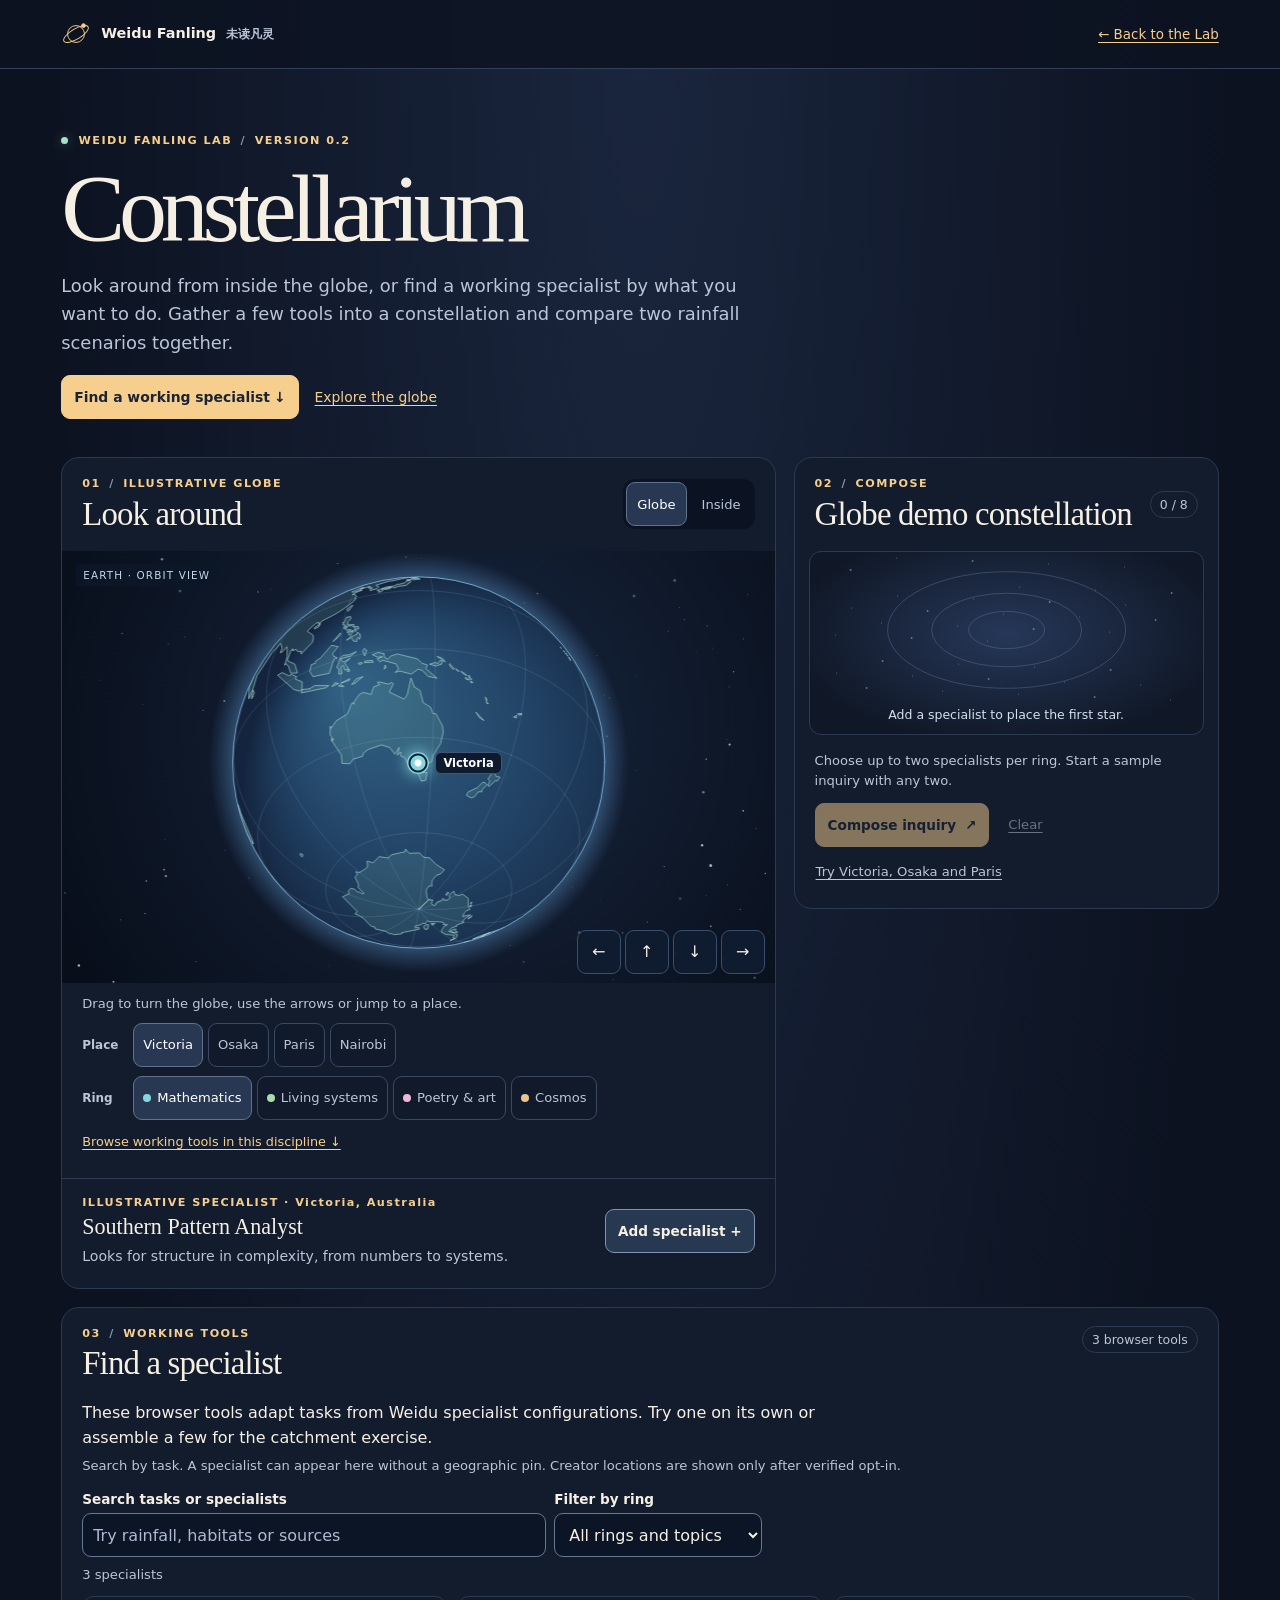
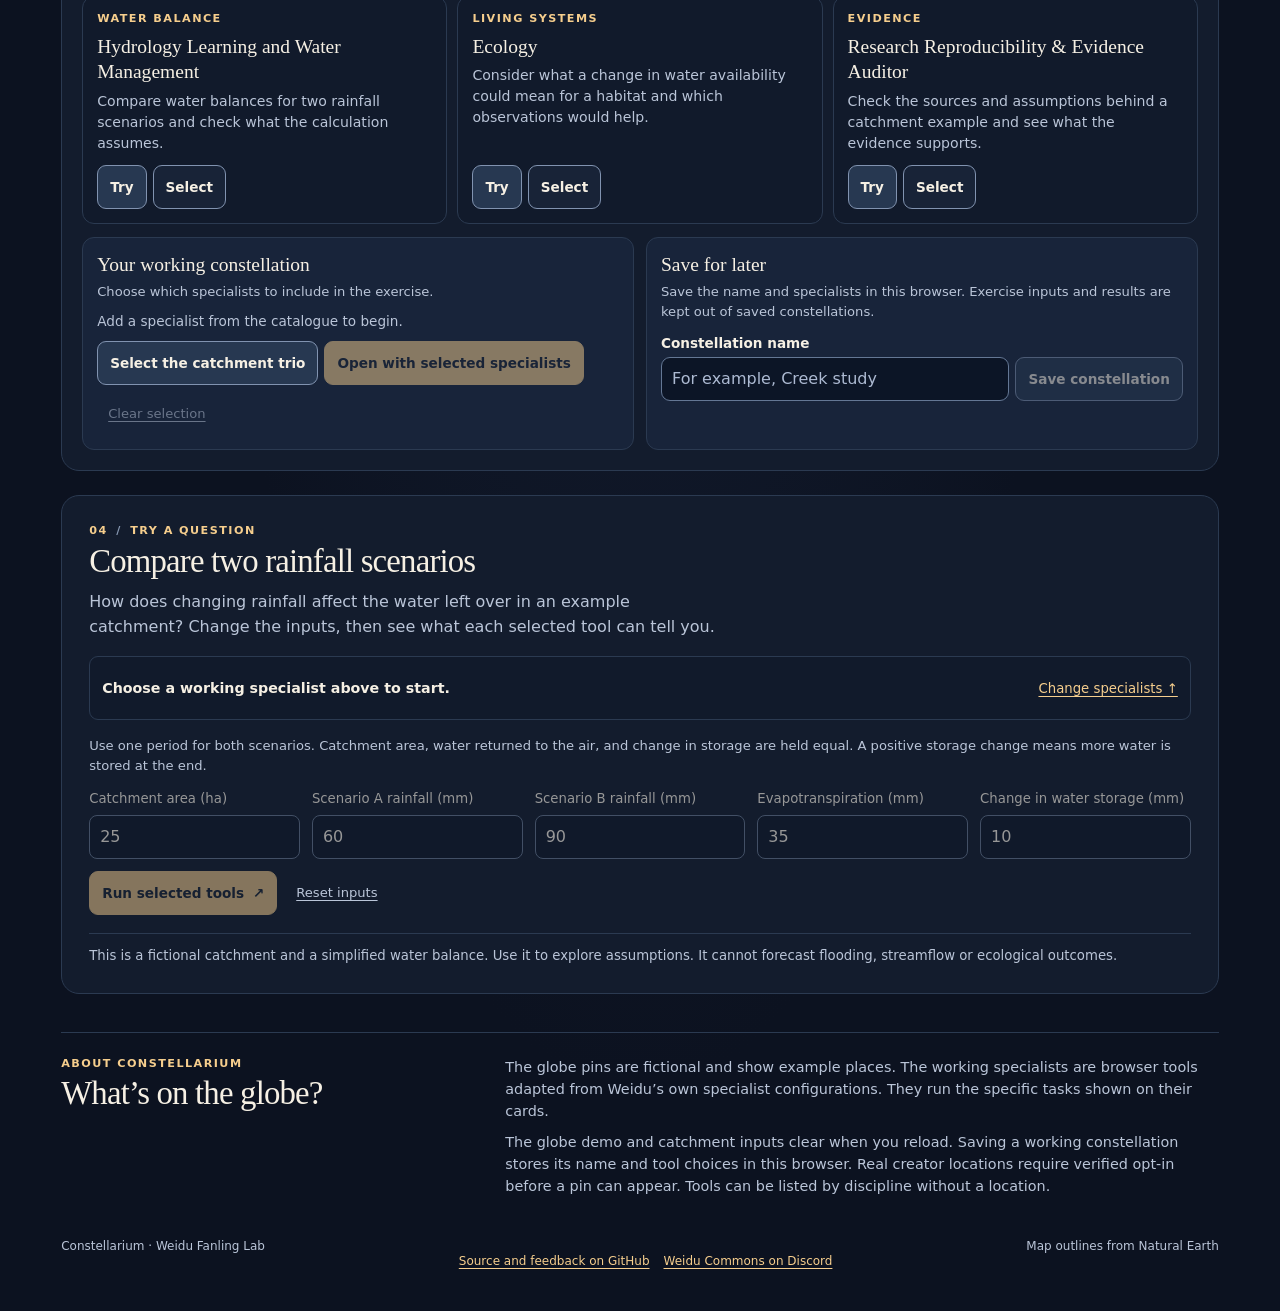
<file: index.html>
<!doctype html>
<html lang="en">
<head>
  <meta charset="utf-8">
  <meta name="viewport" content="width=device-width, initial-scale=1">
  <meta name="description" content="Explore an interactive globe and combine working specialist tools in the Weidu Fanling Lab.">
  <meta name="referrer" content="no-referrer">
  <meta name="theme-color" content="#0c1220">
  <meta http-equiv="Content-Security-Policy" content="default-src 'none'; script-src 'sha256-+yJbbT1iyXPSMZBodCs8VZbOLf+DdYR5Mfj1tx0q6gM='; style-src 'sha256-gBaeoGGBkkgBtEmQe4iZ1i990Fb/7rPJ8Q74A4m5YKM='; img-src data:; connect-src 'none'; object-src 'none'; base-uri 'none'; form-action 'none'">
  <link rel="icon" href="data:,">
  <title>Constellarium | Weidu Fanling Lab</title>
  <style>
:root {
  color-scheme: dark;
  --base: #0c1220;
  --panel: #131c2d;
  --panel-strong: #18243a;
  --line: #2b3a51;
  --text: #f6f0e4;
  --quiet: #bac5d8;
  --accent: #f6ce8d;
  --focus: #fff0a8;
  font-family: system-ui, -apple-system, BlinkMacSystemFont, sans-serif;
}
*, *::before, *::after { box-sizing: border-box; }
[hidden] { display: none !important; }
body { margin: 0; color: var(--text); background: radial-gradient(ellipse at 50% 0, #1a263e, var(--base) 37rem); }
a { color: var(--accent); text-underline-offset: .24em; }
button { font: inherit; color: inherit; cursor: pointer; }
button:disabled { cursor: default; opacity: .5; }
button:focus-visible, a:focus-visible, [tabindex]:focus-visible { outline: 2px solid var(--focus); outline-offset: 3px; }
h1, h2, h3, p { margin: 0; }
.shell { max-width: 1260px; margin: 0 auto; padding-inline: clamp(16px, 4vw, 56px); }
.mast { border-bottom: 1px solid #314057; background: #0c1220c9; }
.mast-inner { min-height: 68px; display: flex; align-items: center; justify-content: space-between; gap: 12px; }
.brand { display: inline-flex; gap: 10px; align-items: center; color: var(--text); text-decoration: none; font-size: .9rem; font-weight: 650; }
.brand svg { flex: 0 0 30px; width: 30px; height: 30px; fill: none; stroke: var(--accent); }
.brand-star { fill: var(--accent); }
.han { color: var(--quiet); font-size: .74rem; margin-inline-start: 5px; white-space: nowrap; }
.back { min-height: 44px; display: inline-flex; align-items: center; font-size: .84rem; white-space: nowrap; }
.opening { padding-block: clamp(34px, 5vw, 67px) clamp(26px, 4vw, 38px); }
.eyebrow { font-size: .7rem; font-weight: 720; letter-spacing: .13em; line-height: 1.5; color: var(--accent); }
.status-light { display: inline-block; width: 7px; height: 7px; border-radius: 50%; margin-inline-end: 5px; background: #a5e2c8; box-shadow: 0 0 12px #a5e2c866; }
.middle-dot { color: #8798b2; padding-inline: .28em; }
h1, h2, h3 { font-family: Georgia, 'Times New Roman', serif; font-weight: 400; }
h1 { font-size: clamp(3rem, 8vw, 6rem); letter-spacing: -.065em; line-height: 1.05; margin: .1em 0 .12em; }
.lede { color: var(--quiet); font-size: clamp(1rem, 2vw, 1.12rem); line-height: 1.6; max-width: 62ch; }
.workspace { display: grid; grid-template-columns: minmax(0, 1.68fr) minmax(280px, 1fr); align-items: start; gap: 18px; }
.panel { background: var(--panel); border: 1px solid var(--line); border-radius: 18px; min-width: 0; }
.panel-head { display: flex; align-items: center; justify-content: space-between; gap: 10px; padding: 18px 20px; }
h2 { font-size: clamp(1.55rem, 3vw, 2.05rem); line-height: 1.15; letter-spacing: -.025em; margin-top: 3px; }
.view-switch, .directions { display: flex; gap: 4px; }
.view-switch { border-radius: 12px; background: #0b1322; padding: 3px; }
.view-switch button, .directions button, .choices button, .subtle, .remove {
  min-height: 44px; border: 1px solid transparent; border-radius: 9px; padding: 6px 10px; background: transparent; color: var(--quiet); font-size: .82rem;
}
.view-switch button[aria-pressed=true], .choices button[aria-pressed=true] { background: #283852; border-color: #61728d; color: #fff; }
.sky { position: relative; isolation: isolate; aspect-ratio: 1.65; min-height: 258px; overflow: hidden; background: #090f1c; }
.sky canvas { position: absolute; width: 100%; height: 100%; display: block; cursor: grab; touch-action: pan-y pinch-zoom; }
.sky canvas.dragging { cursor: grabbing; }
.map-markers { position: absolute; inset: 0; pointer-events: none; }
.map-marker { position: absolute; display: flex; align-items: center; gap: 6px; transform: translate(-11px, -50%); pointer-events: auto; white-space: nowrap; min-height: 44px; border: 0; background: transparent; padding: 0; color: #fff; }
.map-marker::before { content: ''; width: 22px; height: 22px; border-radius: 50%; background: radial-gradient(circle, #fff 0 2px, var(--marker) 3px 6px, #111b2e 7px 9px, var(--marker) 10px 11px); box-shadow: 0 0 16px var(--marker); flex-shrink: 0; }
.map-marker[aria-pressed=true]::before { background: radial-gradient(circle, #fff 0 3px, var(--marker) 4px 7px, #111b2e 8px 9px, var(--marker) 10px 11px); }
.map-marker span { background: #0c1728ed; border: 1px solid #445574; border-radius: 6px; padding: 3px 7px; font-size: .72rem; font-weight: 650; }
.sky-label { pointer-events: none; position: absolute; top: 13px; left: 14px; color: #c8d5e8; font-size: .65rem; letter-spacing: .11em; background: #0c1728e8; padding: 5px 7px; border-radius: 4px; }
.directions { position: absolute; bottom: 9px; right: 10px; }
.directions button { width: 44px; background: #101c30ed; border-color: #394e6e; color: var(--text); font-size: 1rem; }
.controls { padding: 11px 20px 14px; }
.hint { color: var(--quiet); font-size: .82rem; line-height: 1.5; }
.choice-row { display: grid; grid-template-columns: 45px minmax(0, 1fr); gap: 6px; align-items: baseline; margin-top: 9px; }
.choice-row > span { color: var(--quiet); font-size: .75rem; font-weight: 680; }
.choices { display: flex; flex-wrap: wrap; gap: 5px; }
.choices button { border-color: #394962; background: #111a2b; padding: 5px 9px; }
.ring-dot { display: inline-block; width: 8px; height: 8px; border-radius: 50%; background: var(--ring, var(--accent)); margin-right: 6px; }
.specialist { border-top: 1px solid var(--line); padding: 16px 20px 20px; display: flex; justify-content: space-between; align-items: center; gap: 14px; }
.specialist h3, .inquiry h3 { font-size: 1.38rem; margin-block: 3px 6px; }
.specialist p:not(.eyebrow) { font-size: .88rem; line-height: 1.5; color: var(--quiet); }
.action { border: 1px solid #8193b0; background: #273851; border-radius: 9px; padding: 10px 12px; min-height: 44px; font-size: .85rem; font-weight: 690; white-space: nowrap; }
.action span { margin-inline-start: 4px; }
.primary { border-color: var(--accent); background: var(--accent); color: #1a2435; }
button:not(:disabled):hover { filter: brightness(1.16); }
.counter { font-size: .78rem; color: var(--quiet); font-variant-numeric: tabular-nums; border: 1px solid var(--line); border-radius: 20px; padding: 5px 9px; white-space: nowrap; }
.formation { position: relative; margin: 0 14px; border: 1px solid var(--line); border-radius: 12px; overflow: hidden; background: radial-gradient(ellipse at 50% 45%, #263758, #101827 78%); }
.formation svg { width: 100%; height: 155px; display: block; }
.formation p { color: #d6dfec; padding: 0 10px 12px; text-align: center; font-size: .78rem; }
.roster, .inquiry ul { list-style: none; padding: 0; margin: 10px 18px 0; }
.roster li { min-height: 46px; display: flex; gap: 8px; align-items: center; border-bottom: 1px solid var(--line); font-size: .83rem; }
.roster li > span:first-child { flex-shrink: 0; margin: 0; }
.roster small { display: block; color: var(--quiet); }
.remove { margin-left: auto; flex-shrink: 0; }
.composition-controls, .inquiry { padding: 16px 20px 20px; }
.button-row { display: flex; gap: 8px; flex-wrap: wrap; margin-top: 12px; }
.subtle { text-decoration: underline; text-underline-offset: .2em; }
.inquiry { border-top: 1px solid var(--line); }
.inquiry ul { margin-inline: 0; }
.inquiry li { line-height: 1.5; font-size: .86rem; padding: 10px 0; color: var(--quiet); }
.inquiry li + li { border-top: 1px solid var(--line); }
.inquiry strong { display: block; color: var(--text); font-size: .8rem; }
.about { display: grid; grid-template-columns: minmax(180px, .6fr) 1fr; gap: 16px; border-top: 1px solid var(--line); margin-top: 38px; padding: 23px 0; }
.about p:not(.eyebrow) { color: var(--quiet); font-size: .9rem; line-height: 1.55; }
.about p + p { margin-top: 8px; }
.foot { display: flex; justify-content: space-between; gap: 12px; flex-wrap: wrap; color: var(--quiet); font-size: .75rem; padding-block: 18px 28px; }
.sr-only { width: 1px; height: 1px; position: absolute; overflow: hidden; clip-path: inset(50%); white-space: nowrap; }
.notice { margin-bottom: 15px; padding: 12px; border: 1px solid var(--line); }
@media (max-width: 770px) {
  .workspace { grid-template-columns: 1fr; }
  .about { grid-template-columns: 1fr; }
}
@media (max-width: 460px) {
  .panel-head, .controls, .specialist { padding-inline: 13px; }
  .specialist { align-items: start; flex-direction: column; }
  .sky { aspect-ratio: 1.15; }
  .directions { bottom: 6px; right: 6px; }
  .han { display: none; }
  .choice-row { grid-template-columns: 37px minmax(0, 1fr); }
}
button[aria-disabled=true] { cursor: default; opacity: .64; }
.example { margin: 3px 0 -6px -10px; }
.formation .orbit-path { fill: none; stroke: #758bad; stroke-opacity: .34; }
.formation .star-link { fill: none; stroke: #c8d7f1; stroke-opacity: .7; }
.map-marker.reverse { flex-direction: row-reverse; transform: translate(calc(-100% + 11px), -50%); }
.sky canvas.immersive { touch-action: pinch-zoom; }
.capability-catalog { margin-top: 18px; scroll-margin-top: 16px; }
.capability-heading { align-items: flex-start; }
.capability-content { padding: 0 20px 20px; }
.capability-intro { max-width: 72ch; line-height: 1.55; margin-bottom: 5px; }
.capability-search-row { display: flex; flex-wrap: wrap; gap: 8px; align-items: end; margin: 16px 0 11px; }
.capability-filter { display: grid; gap: 6px; }
.capability-filter:first-child { flex: 1 1 14rem; max-width: 29rem; }
.capability-filter:nth-child(2) { flex: 0 1 13rem; }
.capability-search-row > p { flex: 0 0 100%; }
.capability-content label { font-weight: 660; font-size: .85rem; }
.capability-content :is(input, select) {
  min-height: 44px;
  min-width: 0;
  max-width: 100%;
  border: 1px solid #647794;
  border-radius: 9px;
  padding: 7px 10px;
  background: #0c1526;
  color: var(--text);
  font: inherit;
}
.capability-content :is(input, select):focus-visible { outline: 2px solid var(--focus); outline-offset: 3px; }
.capability-content input::placeholder { color: #adbad2; }
.capability-grid { display: grid; grid-template-columns: repeat(auto-fit, minmax(min(100%, 238px), 1fr)); gap: 10px; }
.capability-card {
  display: flex;
  flex-direction: column;
  align-items: flex-start;
  gap: 6px;
  min-width: 0;
  border: 1px solid var(--line);
  border-radius: 12px;
  padding: 14px;
  background: #111a2b;
}
.capability-card h3, .capability-bench h3 { font-size: 1.22rem; line-height: 1.3; }
.capability-card p:not(.eyebrow) { color: var(--quiet); font-size: .88rem; line-height: 1.5; }
.capability-actions { display: flex; flex-wrap: wrap; gap: 6px; align-items: center; }
.capability-actions button { white-space: normal; max-width: 100%; text-align: start; }
.capability-card .capability-actions { margin-top: auto; padding-top: 5px; }
.capability-pick { background: #182337; }
.capability-pick[aria-pressed=true] { background: #243e3e; border-color: #89c9b5; color: #e0f7ec; }
.capability-bench { display: grid; grid-template-columns: repeat(2, minmax(0, 1fr)); gap: 12px; margin-top: 13px; }
.capability-bench > div { padding: 14px; border: 1px solid var(--line); border-radius: 12px; background: var(--panel-strong); }
.capability-bench h3 { margin-bottom: 5px; }
.capability-bench .capability-actions { margin-top: 10px; }
.capability-empty { margin-top: 9px; color: var(--quiet); font-size: .85rem; line-height: 1.5; }
.capability-saves form { margin-top: 11px; }
.capability-save-row { align-items: stretch; }
.capability-saves .capability-save-row { margin-top: 5px; }
.capability-save-row input { flex: 1 1 10rem; }
.capability-save-status:not(:empty) { margin-top: 8px; }
.capability-list { list-style: none; padding: 0; margin: 7px 0 0; }
.capability-list li {
  display: flex;
  align-items: center;
  justify-content: space-between;
  flex-wrap: wrap;
  gap: 2px 8px;
  border-top: 1px solid var(--line);
  padding: 4px 0;
  font-size: .85rem;
  line-height: 1.4;
}
.capability-list li > span { flex: 1 1 9rem; overflow-wrap: anywhere; }
.capability-list li .capability-actions { margin: 0; }
.capability-list li small { display: block; color: var(--quiet); }
@media (max-width: 680px) {
  .capability-bench { grid-template-columns: 1fr; }
}
@media (max-width: 460px) {
  .capability-content { padding-inline: 13px; }
}
html { scroll-padding-top: 18px; }
.opening-links { display: flex; flex-wrap: wrap; align-items: center; gap: 9px 16px; margin-top: 17px; }
.opening-links a { display: inline-flex; align-items: center; min-height: 44px; font-size: .87rem; }
.opening-links .action { text-decoration: none; }
.ring-catalogue-link { display: inline-flex; align-items: center; min-height: 44px; font-size: .8rem; }
.catchment { margin-top: 24px; padding: clamp(15px, 3.4vw, 27px); }
.catchment-head > p:not(.eyebrow) { margin-top: 8px; max-width: 62ch; line-height: 1.6; color: var(--quiet); }
.catchment-mode { display: flex; justify-content: space-between; gap: 8px 14px; flex-wrap: wrap; align-items: center; margin-block: 16px; padding: 9px 12px; border: 1px solid var(--line); border-radius: 9px; background: #111a2b; }
.catchment-mode p { font-size: .89rem; font-weight: 650; }
.catchment-mode a { font-size: .83rem; display: inline-flex; align-items: center; min-height: 44px; }
.catchment fieldset { padding: 0; border: 0; margin: 14px 0 0; min-inline-size: 0; display: grid; grid-template-columns: repeat(auto-fit, minmax(min(170px,100%), 1fr)); gap: 12px; }
.catchment label { display: grid; align-content: start; gap: 6px; font-size: .83rem; line-height: 1.45; }
.catchment input { width: 100%; min-height: 44px; border: 1px solid #64758e; border-radius: 8px; padding: 8px 10px; color: var(--text); background: #0e1728; font: inherit; font-size: 1rem; }
.catchment input:focus-visible { outline: 2px solid var(--focus); outline-offset: 2px; }
.catchment fieldset:disabled { opacity: .58; }
.catchment input[aria-invalid=true] { border-color: #ffc1b4; }
.catchment-error { color: #ffc1b4; margin-top: 12px; font-size: .9rem; }
.catchment-limit { margin-top: 18px; padding-top: 12px; border-top: 1px solid var(--line); color: var(--quiet); font-size: .83rem; line-height: 1.5; }
.catchment-results { margin-top: 22px; }
.catchment-results > h3 { font-size: 1.65rem; }
.catchment-results p, .catchment-results li { line-height: 1.55; font-size: .88rem; }
.catchment-output { margin-top: 12px; padding: 14px; border: 1px solid var(--line); border-radius: 10px; background: #0f182a; }
.catchment-output h4 { margin: 0 0 6px; font-family: Georgia, 'Times New Roman', serif; font-weight: 400; font-size: 1.2rem; }
.catchment-output ul, .catchment-sources ul { padding-inline-start: 20px; }
.catchment-output p { margin: 0; color: var(--quiet); }
.catchment-output p + p, .catchment-output li + li { margin-top: 5px; }
.catchment-actions { display: flex; flex-wrap: wrap; gap: 10px; align-items: center; margin-top: 12px; }
.catchment-sources { margin-top: 12px; font-size: .86rem; }
.catchment-sources summary { display: list-item; width: fit-content; padding-block: 12px; cursor: pointer; }
.catchment-figure { margin: 14px 0; padding: 12px; border: 1px solid var(--line); border-radius: 10px; background: #0f182a; }
.catchment-figure figcaption { margin-bottom: 9px; color: var(--quiet); font-size: .83rem; }
.catchment-figure ul { list-style: none; display: grid; gap: 10px; margin: 0; padding: 0; }
.catchment-figure li { display: grid; gap: 4px; }
.catchment-figure .bar-track { height: 8px; background: #283951; border-radius: 5px; overflow: hidden; }
.catchment-figure .bar-value { display: block; height: 100%; background: #84d7df; border-radius: 5px; }
.catchment-figure li + li .bar-value { background: #f6ce8d; }
@media (max-width: 420px) {
  .catchment-mode a { min-height: 38px; }
}

.foot nav { display: flex; flex-wrap: wrap; gap: 6px 14px; }
.foot nav a { display: inline-flex; align-items: center; min-height: 44px; }
</style>
</head>
<body>
  <header class="mast">
    <div class="shell mast-inner">
      <a class="brand" href="https://weidufanling.au/"><svg aria-hidden="true" viewBox="0 0 32 32"><circle cx="16" cy="16" r="9"/><ellipse cx="16" cy="16" rx="15" ry="5.5" transform="rotate(-31 16 16)"/><circle class="brand-star" cx="24" cy="7" r="2"/></svg><span>Weidu Fanling <span class="han" lang="zh">未读凡灵</span></span></a>
      <a class="back" href="https://weidufanling.au/lab/">← Back to the Lab</a>
    </div>
  </header>
  <main class="shell">
    <div class="opening">
      <p class="eyebrow"><span class="status-light"></span> WEIDU FANLING LAB <span class="middle-dot">/</span> VERSION 0.2</p>
      <h1>Constellarium</h1>
      <p class="lede">Look around from inside the globe, or find a working specialist by what you want to do. Gather a few tools into a constellation and compare two rainfall scenarios together.</p>
      <div class="opening-links">
        <a class="action primary" id="find-tools" href="#live-specialists">Find a working specialist <span aria-hidden="true">↓</span></a>
        <a href="#explore-title">Explore the globe</a>
      </div>
    </div>
    <noscript><p class="notice">This experience needs JavaScript to turn the globe and compose a constellation.</p></noscript>
    <div class="workspace">
      <section class="panel explorer" aria-labelledby="explore-title">
        <div class="panel-head">
          <div><p class="eyebrow section-id">01 <span class="middle-dot">/</span> ILLUSTRATIVE GLOBE</p><h2 id="explore-title">Look around</h2></div>
          <div class="view-switch" role="group" aria-label="Globe view">
            <button type="button" id="outer-view" aria-pressed="true">Globe</button>
            <button type="button" id="inner-view" aria-pressed="false">Inside</button>
          </div>
        </div>
        <div class="sky" id="sky">
          <canvas id="globe" aria-hidden="true"></canvas>
          <div id="map-markers" class="map-markers"></div>
          <p id="view-label" class="sky-label">EARTH · ORBIT VIEW</p>
          <div class="directions" role="group" aria-label="Turn the globe">
            <button type="button" data-pan="-24,0" aria-label="Turn left">←</button>
            <button type="button" data-pan="0,20" aria-label="Look up">↑</button>
            <button type="button" data-pan="0,-20" aria-label="Look down">↓</button>
            <button type="button" data-pan="24,0" aria-label="Turn right">→</button>
          </div>
        </div>
        <div class="controls">
          <p class="hint" id="view-hint">Drag to turn the globe, use the arrows or jump to a place.</p>
          <div class="choice-row"><span id="place-label">Place</span><div id="places" class="choices" role="group" aria-labelledby="place-label"></div></div>
          <div class="choice-row"><span id="ring-label">Ring</span><div id="rings" class="choices rings" role="group" aria-labelledby="ring-label"></div></div>
          <a class="ring-catalogue-link" id="browse-ring" href="#live-specialists">Browse working tools in this discipline ↓</a>
        </div>
        <section class="specialist" aria-labelledby="specialist-title">
          <div><p class="eyebrow" id="specialist-kicker">ILLUSTRATIVE SPECIALIST</p><h3 id="specialist-title"></h3><p id="specialist-description"></p></div>
          <button id="collect" class="action" aria-disabled="false" type="button">Add specialist <span aria-hidden="true">+</span></button>
        </section>
      </section>

      <section class="panel compose" id="compose" aria-labelledby="compose-title">
        <div class="panel-head">
          <div><p class="eyebrow section-id">02 <span class="middle-dot">/</span> COMPOSE</p><h2 id="compose-title">Globe demo constellation</h2></div>
          <span class="counter" id="counter">0 / 8</span>
        </div>
        <div class="formation">
          <svg id="formation" aria-hidden="true" viewBox="0 0 360 155"></svg>
          <p id="formation-label">Add a specialist to place the first star.</p>
        </div>
        <ul id="roster" class="roster" aria-label="Selected specialists" hidden></ul>
        <div class="composition-controls">
          <p class="hint">Choose up to two specialists per ring. Start a sample inquiry with any two.</p>
          <div class="button-row"><button class="action primary" type="button" id="compose-button" disabled>Compose inquiry <span aria-hidden="true">↗</span></button><button class="subtle" type="button" id="reset" disabled>Clear</button></div>
          <button class="subtle example" type="button" id="example">Try Victoria, Osaka and Paris</button>
        </div>
        <div id="inquiry" class="inquiry" hidden>
          <p class="eyebrow">SAMPLE INQUIRY</p><h3 id="inquiry-title" tabindex="-1"></h3>
          <p class="hint">These prepared prompts show how each discipline might begin.</p>
          <ul id="inquiry-list"></ul>
        </div>
      </section>
    </div>
    <p id="announce" class="sr-only" role="status"></p>
    <section class="panel capability-catalog" id="live-specialists" aria-labelledby="capability-title">
      <div class="panel-head capability-heading">
        <div>
          <p class="eyebrow section-id">03 <span class="middle-dot">/</span> WORKING TOOLS</p>
          <h2 id="capability-title">Find a specialist</h2>
        </div>
        <span class="counter">3 browser tools</span>
      </div>
      <div class="capability-content">
        <p class="capability-intro">These browser tools adapt tasks from Weidu specialist configurations. Try one on its own or assemble a few for the catchment exercise.</p>
        <p class="hint">Search by task. A specialist can appear here without a geographic pin. Creator locations are shown only after verified opt-in.</p>
        <div class="capability-search-row">
          <div class="capability-filter">
            <label for="capability-search">Search tasks or specialists</label>
            <input id="capability-search" type="search" placeholder="Try rainfall, habitats or sources" autocomplete="off">
          </div>
          <div class="capability-filter">
            <label for="capability-ring">Filter by ring</label>
            <select id="capability-ring">
              <option value="all">All rings and topics</option>
              <option value="math">Mathematics</option>
              <option value="life">Living systems</option>
              <option value="art">Poetry &amp; art</option>
              <option value="space">Cosmos</option>
              <option value="evidence">Evidence</option>
            </select>
          </div>
          <p class="hint" id="capability-search-count" role="status">3 specialists</p>
        </div>

        <div class="capability-grid">
          <article class="capability-card" data-specialist="hydrology" data-ring="math" data-search="water balance rainfall runoff catchment drainage rain retention storage evaporation flow calculate compare measurement">
            <p class="eyebrow">WATER BALANCE</p>
            <h3>Hydrology Learning and Water Management</h3>
            <p>Compare water balances for two rainfall scenarios and check what the calculation assumes.</p>
            <div class="capability-actions">
              <button type="button" class="action" data-try aria-label="Try Hydrology Learning and Water Management">Try</button>
              <button type="button" class="action capability-pick" data-pick aria-pressed="false" aria-label="Select Hydrology Learning and Water Management for your constellation">Select <span aria-hidden="true" hidden>✓</span></button>
            </div>
          </article>
          <article class="capability-card" data-specialist="ecology" data-ring="life" data-search="ecology habitat habitats biodiversity living systems plants wildlife interpretation rainfall environment observations field wetlands water">
            <p class="eyebrow">LIVING SYSTEMS</p>
            <h3>Ecology</h3>
            <p>Consider what a change in water availability could mean for a habitat and which observations would help.</p>
            <div class="capability-actions">
              <button type="button" class="action" data-try aria-label="Try Ecology">Try</button>
              <button type="button" class="action capability-pick" data-pick aria-pressed="false" aria-label="Select Ecology for your constellation">Select <span aria-hidden="true" hidden>✓</span></button>
            </div>
          </article>
          <article class="capability-card" data-specialist="audit" data-ring="evidence" data-search="research evidence audit source sources citations references verify claims provenance reproducibility assumptions confidence limits check">
            <p class="eyebrow">EVIDENCE</p>
            <h3>Research Reproducibility &amp; Evidence Auditor</h3>
            <p>Check the sources and assumptions behind a catchment example and see what the evidence supports.</p>
            <div class="capability-actions">
              <button type="button" class="action" data-try aria-label="Try Research Reproducibility and Evidence Auditor">Try</button>
              <button type="button" class="action capability-pick" data-pick aria-pressed="false" aria-label="Select Research Reproducibility and Evidence Auditor for your constellation">Select <span aria-hidden="true" hidden>✓</span></button>
            </div>
          </article>
        </div>
        <p id="capability-no-matches" class="capability-empty" hidden>No specialists match. Try another task or look across all rings and topics.</p>

        <div class="capability-bench">
          <div class="capability-selection" aria-labelledby="capability-selection-title">
            <h3 id="capability-selection-title">Your working constellation</h3>
            <p class="hint">Choose which specialists to include in the exercise.</p>
            <p id="capability-selection-empty" class="capability-empty">Add a specialist from the catalogue to begin.</p>
            <ul id="capability-selection-list" class="capability-list" aria-label="Selected working specialists" hidden></ul>
            <div class="capability-actions">
              <button type="button" class="action" id="capability-pick-all">Select the catchment trio</button>
              <button type="button" class="action primary" id="capability-run" disabled>Open with selected specialists</button>
              <button type="button" class="subtle" id="capability-clear" disabled>Clear selection</button>
            </div>
            <p class="sr-only" id="capability-selection-status" role="status"></p>
          </div>

          <div class="capability-saves" aria-labelledby="capability-saves-title">
            <h3 id="capability-saves-title">Save for later</h3>
            <p class="hint">Save the name and specialists in this browser. Exercise inputs and results are kept out of saved constellations.</p>
            <form id="capability-save-form">
              <label for="capability-name">Constellation name</label>
              <div class="capability-actions capability-save-row">
                <input id="capability-name" type="text" maxlength="60" autocomplete="off" placeholder="For example, Creek study" required>
                <button type="submit" class="action" id="capability-save" disabled>Save constellation</button>
              </div>
            </form>
            <p class="hint capability-save-status" id="capability-save-status" role="status"></p>
            <ul class="capability-list" id="capability-saved" aria-label="Saved constellations" hidden></ul>
          </div>
        </div>
      </div>
    </section>
    <section class="panel catchment" id="catchment-workbench" aria-labelledby="catchment-title">
  <div class="catchment-head">
    <p class="eyebrow section-id">04 <span class="middle-dot">/</span> TRY A QUESTION</p>
    <h2 id="catchment-title" tabindex="-1">Compare two rainfall scenarios</h2>
    <p>How does changing rainfall affect the water left over in an example catchment? Change the inputs, then see what each selected tool can tell you.</p>
  </div>
  <div class="catchment-mode">
    <p id="catchment-selection" aria-live="polite">Choose a working specialist above to start.</p>
    <a href="#live-specialists">Change specialists ↑</a>
  </div>
  <form id="catchment-form" novalidate>
    <p id="catchment-assumptions" class="hint">Use one period for both scenarios. Catchment area, water returned to the air, and change in storage are held equal. A positive storage change means more water is stored at the end.</p>
    <fieldset id="catchment-fields" aria-describedby="catchment-assumptions" disabled>
      <legend class="sr-only">Catchment inputs</legend>
    </fieldset>
    <p class="catchment-error" id="catchment-error" role="alert" hidden></p>
    <div class="button-row">
      <button class="action primary" type="submit" id="run-catchment" disabled>Run selected tools <span aria-hidden="true">↗</span></button>
      <button class="subtle" type="button" id="reset-catchment">Reset inputs</button>
    </div>
  </form>
  <div id="catchment-results" class="catchment-results" hidden></div>
  <div class="catchment-actions" id="catchment-actions" hidden>
    <button class="action" type="button" id="download-catchment">Download result <span aria-hidden="true">↓</span></button>
    <p class="hint">Includes your inputs, each contribution and its sources as a text file.</p>
  </div>
  <p class="catchment-limit">This is a fictional catchment and a simplified water balance. Use it to explore assumptions. It cannot forecast flooding, streamflow or ecological outcomes.</p>
</section>
    <section class="about" aria-labelledby="about-title">
      <div><p class="eyebrow section-id">ABOUT CONSTELLARIUM</p><h2 id="about-title">What’s on the globe?</h2></div>
      <div><p>The globe pins are fictional and show example places. The working specialists are browser tools adapted from Weidu’s own specialist configurations. They run the specific tasks shown on their cards.</p><p>The globe demo and catchment inputs clear when you reload. Saving a working constellation stores its name and tool choices in this browser. Real creator locations require verified opt-in before a pin can appear. Tools can be listed by discipline without a location.</p></div>
    </section>
  </main>
  <footer class="shell foot">
    <span>Constellarium · Weidu Fanling Lab</span>
    <nav aria-label="Contribute to Constellarium"><a href="https://github.com/weidufanling/constellarium">Source and feedback on GitHub</a><a href="https://discord.gg/vQN7M84crF">Weidu Commons on Discord</a></nav>
    <span>Map outlines from Natural Earth</span>
  </footer>
  <script>
(() => {
'use strict';
const land = [[[-59.57,-80.04],[-60.16,-81.0],[-66.29,-80.26],[-59.57,-80.04]],[[-159.21,-79.5],[-161.13,-79.63],[-163.71,-78.6],[-161.25,-78.38],[-159.21,-79.5]],[[-45.15,-78.05],[-43.92,-78.48],[-43.33,-80.03],[-50.48,-81.03],[-54.16,-80.63],[-48.66,-78.05],[-45.15,-78.05]],[[-121.21,-73.5],[-118.72,-73.48],[-120.23,-74.09],[-122.62,-73.66],[-121.21,-73.5]],[[-125.56,-73.48],[-124.03,-73.87],[-127.28,-73.46],[-125.56,-73.48]],[[-98.98,-71.93],[-96.2,-72.52],[-102.33,-71.89],[-98.98,-71.93]],[[-68.45,-70.96],[-68.78,-72.17],[-71.08,-72.5],[-74.19,-72.37],[-75.01,-71.66],[-72.07,-71.19],[-71.74,-69.51],[-70.25,-68.88],[-68.45,-70.96]],[[-58.61,-64.15],[-62.02,-64.8],[-62.65,-65.48],[-62.12,-66.19],[-65.67,-67.95],[-61.81,-70.72],[-60.83,-73.7],[-64.35,-75.26],[-70.6,-76.63],[-77.24,-76.71],[-73.66,-77.91],[-77.93,-78.38],[-78.02,-79.18],[-75.36,-80.26],[-59.69,-82.38],[-58.22,-83.22],[-49.76,-81.73],[-42.81,-82.08],[-40.77,-81.36],[-28.55,-80.34],[-29.69,-79.26],[-35.64,-79.46],[-35.78,-78.34],[-17.52,-75.13],[-15.7,-74.5],[-15.41,-74.11],[-16.47,-73.87],[-15.45,-73.15],[-10.3,-71.27],[-7.42,-71.7],[-6.87,-70.93],[-0.23,-71.64],[7.74,-69.89],[10.82,-70.83],[13.42,-69.97],[27.09,-70.46],[31.99,-69.66],[33.87,-68.5],[38.65,-69.78],[54.53,-65.82],[61.43,-67.95],[64.05,-67.41],[68.89,-67.93],[69.67,-69.23],[67.81,-70.31],[69.07,-70.68],[67.95,-71.85],[69.87,-72.26],[73.86,-69.87],[77.64,-69.46],[82.78,-67.21],[86.75,-67.15],[87.99,-66.21],[89.67,-67.15],[95.78,-67.39],[99.72,-67.25],[102.83,-65.56],[106.18,-66.93],[113.6,-65.88],[119.83,-67.27],[123.22,-66.48],[134.76,-66.21],[135.07,-65.31],[137.46,-66.95],[145.49,-66.92],[148.84,-68.39],[154.28,-68.56],[161.57,-70.58],[171.21,-71.7],[169.29,-73.66],[166.09,-74.38],[163.57,-76.24],[163.49,-77.07],[164.74,-78.18],[167.0,-78.75],[161.77,-79.16],[159.79,-80.95],[169.4,-83.83],[180.0,-84.71],[180.0,-90.0],[-180.0,-90.0],[-180.0,-84.71],[-179.06,-84.14],[-174.38,-84.53],[-169.95,-83.88],[-158.07,-85.37],[-143.11,-85.04],[-142.89,-84.57],[-153.59,-83.69],[-152.86,-82.04],[-156.84,-81.1],[-150.65,-81.34],[-146.42,-80.34],[-149.53,-79.36],[-155.33,-79.06],[-158.05,-78.03],[-158.37,-76.89],[-151.33,-77.4],[-146.1,-76.48],[-146.2,-75.38],[-135.21,-74.3],[-121.07,-74.52],[-113.94,-73.71],[-112.3,-74.71],[-107.56,-75.18],[-100.12,-74.87],[-102.55,-74.11],[-103.68,-72.62],[-96.34,-73.62],[-90.09,-73.32],[-89.23,-72.56],[-81.47,-73.85],[-80.3,-73.13],[-74.89,-73.87],[-67.37,-72.48],[-68.54,-69.72],[-67.43,-68.15],[-67.74,-67.33],[-63.0,-64.64],[-57.22,-63.53],[-58.61,-64.15]],[[-67.75,-53.85],[-65.05,-54.7],[-69.23,-55.5],[-74.66,-52.84],[-71.11,-54.07],[-69.35,-52.52],[-67.75,-53.85]],[[-58.55,-51.1],[-58.05,-51.9],[-61.2,-51.85],[-58.55,-51.1]],[[70.28,-49.71],[68.75,-49.77],[68.94,-48.63],[70.53,-49.07],[70.28,-49.71]],[[145.4,-40.79],[148.29,-40.88],[147.91,-43.21],[146.05,-43.55],[144.72,-41.16],[145.4,-40.79]],[[173.02,-40.92],[174.25,-41.35],[172.71,-43.37],[173.08,-43.85],[171.45,-44.24],[170.62,-45.91],[169.33,-46.64],[166.68,-46.22],[167.05,-45.11],[170.52,-43.03],[172.1,-40.96],[173.02,-40.92]],[[174.61,-36.16],[176.76,-37.88],[178.52,-37.7],[177.97,-39.17],[177.21,-39.15],[175.24,-41.69],[174.65,-41.28],[174.9,-39.91],[173.82,-39.51],[174.7,-37.38],[172.64,-34.53],[174.33,-35.27],[174.61,-36.16]],[[167.12,-22.16],[165.47,-21.68],[164.03,-20.11],[167.12,-22.16]],[[178.37,-17.34],[178.55,-18.15],[177.38,-18.16],[178.37,-17.34]],[[179.36,-16.8],[178.6,-16.64],[180.0,-16.07],[179.36,-16.8]],[[-179.92,-16.5],[-180.0,-16.56],[-180.0,-16.07],[-179.79,-16.02],[-179.92,-16.5]],[[167.84,-16.47],[167.52,-16.6],[167.18,-16.16],[167.22,-15.89],[167.84,-16.47]],[[167.11,-14.93],[167.27,-15.74],[166.63,-14.63],[167.11,-14.93]],[[50.06,-13.56],[50.38,-15.71],[49.67,-15.71],[47.1,-24.94],[45.41,-25.6],[44.04,-24.99],[43.25,-22.06],[44.37,-20.07],[43.96,-17.41],[44.45,-16.22],[47.71,-14.59],[49.19,-12.04],[50.06,-13.56]],[[143.56,-13.76],[145.37,-14.98],[146.39,-18.96],[148.85,-20.39],[149.68,-22.34],[150.73,-22.4],[153.14,-26.07],[153.57,-28.11],[152.89,-31.64],[150.33,-35.67],[150.0,-37.43],[146.32,-39.04],[144.88,-38.42],[145.03,-37.9],[143.61,-38.81],[140.64,-38.02],[139.57,-36.14],[138.12,-35.61],[138.21,-34.38],[136.83,-35.26],[137.81,-32.9],[135.99,-34.89],[134.27,-32.62],[131.33,-31.5],[126.15,-32.22],[124.22,-32.96],[123.66,-33.89],[119.89,-33.98],[118.02,-35.06],[115.03,-34.2],[115.69,-31.61],[113.34,-26.12],[113.78,-26.55],[113.44,-25.62],[114.23,-26.3],[113.39,-24.38],[114.15,-21.76],[114.23,-22.52],[116.71,-20.7],[120.86,-19.68],[123.01,-16.41],[123.86,-17.07],[123.5,-16.6],[125.69,-14.23],[127.07,-13.82],[129.62,-14.97],[130.62,-12.54],[132.58,-12.11],[131.82,-11.27],[132.36,-11.13],[135.3,-12.25],[136.49,-11.86],[136.95,-12.35],[135.5,-15.0],[140.22,-17.71],[141.27,-16.39],[142.52,-10.67],[143.56,-13.76]],[[162.12,-10.48],[161.7,-10.82],[161.32,-10.2],[162.12,-10.48]],[[120.72,-10.24],[118.97,-9.56],[119.9,-9.36],[120.72,-10.24]],[[160.85,-9.87],[160.46,-9.9],[159.85,-9.79],[159.64,-9.64],[159.7,-9.24],[160.36,-9.4],[160.69,-9.61],[160.85,-9.87]],[[161.68,-9.6],[161.53,-9.78],[160.79,-8.92],[160.58,-8.32],[160.92,-8.32],[161.28,-9.12],[161.68,-9.6]],[[124.44,-10.14],[123.46,-10.24],[125.09,-8.66],[127.34,-8.4],[124.44,-10.14]],[[117.9,-8.1],[119.13,-8.71],[116.74,-9.03],[117.9,-8.1]],[[122.9,-8.09],[122.76,-8.65],[119.92,-8.81],[122.9,-8.09]],[[159.88,-8.34],[159.92,-8.54],[159.13,-8.11],[158.59,-7.75],[158.21,-7.42],[158.36,-7.32],[158.82,-7.56],[159.64,-8.02],[159.88,-8.34]],[[157.54,-7.35],[157.34,-7.4],[156.9,-7.18],[156.49,-6.77],[156.54,-6.6],[157.14,-7.02],[157.54,-7.35]],[[108.62,-6.78],[110.76,-6.47],[115.71,-8.37],[114.56,-8.75],[105.37,-6.85],[106.05,-5.9],[108.62,-6.78]],[[134.72,-6.21],[134.21,-6.9],[134.5,-5.45],[134.72,-6.21]],[[155.88,-6.82],[155.6,-6.92],[155.17,-6.54],[154.73,-5.9],[154.51,-5.14],[154.65,-5.04],[154.76,-5.34],[155.06,-5.57],[155.55,-6.2],[156.02,-6.54],[155.88,-6.82]],[[151.98,-5.48],[150.24,-6.32],[148.32,-5.75],[150.14,-5.0],[150.81,-5.46],[151.54,-4.17],[152.34,-4.31],[151.98,-5.48]],[[127.25,-3.46],[126.87,-3.79],[126.18,-3.61],[125.99,-3.18],[127.0,-3.13],[127.25,-3.46]],[[130.47,-3.09],[130.83,-3.86],[127.9,-3.39],[128.14,-2.84],[130.47,-3.09]],[[153.14,-4.5],[150.66,-2.74],[152.24,-3.24],[153.14,-4.5]],[[134.14,-1.15],[134.42,-2.77],[135.46,-3.37],[136.29,-2.31],[138.33,-1.7],[144.58,-3.86],[145.98,-5.47],[147.65,-6.08],[147.19,-7.39],[150.69,-10.58],[147.91,-10.13],[146.05,-8.07],[144.74,-7.63],[142.63,-9.33],[139.13,-8.1],[137.61,-8.41],[138.67,-7.32],[137.93,-5.39],[133.66,-3.54],[132.98,-4.11],[131.99,-2.82],[133.7,-2.21],[132.23,-2.21],[130.52,-0.94],[132.38,-0.37],[134.14,-1.15]],[[125.24,1.42],[123.69,0.24],[120.18,0.24],[120.94,-1.41],[123.34,-0.62],[121.51,-1.9],[123.16,-5.34],[122.24,-5.28],[122.72,-4.46],[121.49,-4.57],[120.97,-2.63],[120.31,-2.93],[120.43,-5.53],[119.37,-5.38],[119.5,-3.49],[118.77,-2.8],[120.04,0.57],[120.89,1.31],[122.93,0.88],[125.24,1.42]],[[128.69,1.13],[128.1,-0.9],[127.4,1.01],[127.93,2.17],[128.69,1.13]],[[105.82,-5.85],[104.71,-5.87],[102.58,-4.22],[95.29,5.48],[97.48,5.25],[100.64,2.1],[101.66,2.08],[103.84,0.1],[103.44,-0.71],[106.11,-3.06],[105.82,-5.85]],[[117.88,1.83],[119.0,0.9],[117.81,0.78],[116.15,-4.01],[110.22,-2.93],[109.09,-0.46],[109.66,2.01],[111.17,1.85],[111.37,2.7],[113.0,3.1],[116.73,6.92],[119.18,5.41],[117.31,3.23],[117.88,1.83]],[[126.38,8.41],[126.54,7.19],[126.2,6.27],[125.83,7.29],[125.36,6.79],[125.4,5.58],[124.22,6.16],[123.61,7.83],[121.92,7.19],[123.49,8.69],[123.84,8.24],[125.47,8.99],[125.41,9.76],[126.38,8.41]],[[81.22,6.2],[80.35,5.97],[79.87,6.76],[80.15,9.82],[81.79,7.52],[81.22,6.2]],[[-60.93,10.11],[-61.95,10.09],[-61.1,10.89],[-60.93,10.11]],[[123.98,10.28],[123.0,9.02],[122.38,9.71],[122.95,10.88],[123.5,10.94],[123.34,10.27],[124.08,11.23],[123.98,10.28]],[[118.5,9.32],[117.17,8.37],[119.51,11.37],[119.69,10.55],[118.5,9.32]],[[121.88,11.89],[123.12,11.58],[122.0,10.44],[121.88,11.89]],[[125.5,12.16],[125.78,11.05],[125.01,11.31],[124.8,10.13],[124.27,12.56],[125.5,12.16]],[[121.53,13.07],[121.26,12.21],[120.32,13.47],[121.53,13.07]],[[121.32,18.5],[122.25,18.48],[122.52,17.09],[121.66,15.93],[121.73,14.33],[123.95,13.78],[124.08,12.54],[122.93,13.55],[120.63,13.86],[120.99,14.53],[120.07,14.97],[119.88,16.36],[120.29,16.03],[120.72,18.51],[121.32,18.5]],[[-65.59,18.23],[-65.85,17.98],[-66.6,17.98],[-67.18,17.95],[-67.24,18.37],[-67.1,18.52],[-66.28,18.51],[-65.77,18.43],[-65.59,18.23]],[[-76.9,17.87],[-78.34,18.23],[-76.2,17.89],[-76.9,17.87]],[[-72.58,19.87],[-69.95,19.65],[-68.32,18.61],[-70.67,18.43],[-71.4,17.6],[-74.46,18.34],[-72.33,18.67],[-73.42,19.64],[-72.58,19.87]],[[110.34,18.68],[108.66,18.51],[108.63,19.37],[110.79,20.08],[110.34,18.68]],[[-155.54,19.08],[-155.86,20.27],[-154.81,19.51],[-155.54,19.08]],[[-156.08,20.64],[-156.41,20.57],[-156.59,20.78],[-156.7,20.86],[-156.71,20.93],[-156.61,21.01],[-156.26,20.92],[-156.0,20.76],[-156.08,20.64]],[[-156.76,21.18],[-156.79,21.07],[-157.33,21.1],[-157.25,21.22],[-156.76,21.18]],[[-157.65,21.32],[-157.71,21.26],[-157.78,21.28],[-158.13,21.31],[-158.25,21.54],[-158.29,21.58],[-158.03,21.72],[-157.94,21.65],[-157.65,21.32]],[[-159.35,21.98],[-159.46,21.88],[-159.8,22.07],[-159.75,22.14],[-159.6,22.24],[-159.37,22.21],[-159.35,21.98]],[[-79.68,22.77],[-74.18,20.28],[-77.76,19.86],[-77.09,20.41],[-78.72,21.6],[-82.17,22.39],[-81.8,22.64],[-84.97,21.9],[-82.27,23.19],[-79.68,22.77]],[[-77.53,23.76],[-78.41,24.58],[-78.19,25.21],[-77.53,23.76]],[[121.18,22.79],[120.75,21.97],[120.11,23.56],[121.5,25.3],[121.95,25.0],[121.18,22.79]],[[-77.82,26.58],[-78.91,26.42],[-78.98,26.79],[-78.51,26.87],[-77.85,26.84],[-77.82,26.58]],[[-77.0,26.59],[-77.17,25.88],[-77.79,27.04],[-77.0,26.59]],[[134.64,34.15],[134.2,33.2],[132.36,32.99],[132.92,34.06],[134.64,34.15]],[[34.58,35.67],[32.98,34.57],[32.26,35.1],[34.58,35.67]],[[23.7,35.71],[26.29,35.3],[24.72,34.92],[23.7,35.71]],[[15.52,38.23],[15.1,36.62],[12.43,37.61],[12.57,38.13],[15.52,38.23]],[[9.21,41.21],[9.67,39.18],[8.81,38.91],[8.16,40.95],[9.21,41.21]],[[140.98,37.14],[140.25,35.14],[137.22,34.61],[135.79,33.46],[135.08,34.6],[130.99,33.89],[132.0,33.15],[131.33,31.45],[130.2,31.42],[130.45,32.32],[129.41,33.3],[132.62,35.43],[135.68,35.53],[136.72,37.3],[137.39,36.83],[139.43,38.22],[139.88,40.56],[141.37,41.38],[141.88,39.18],[140.98,37.14]],[[9.56,42.15],[9.23,41.38],[8.54,42.26],[9.39,43.01],[9.56,42.15]],[[143.91,44.17],[145.32,44.38],[145.54,43.26],[144.06,42.99],[143.18,42.0],[141.61,42.68],[141.07,41.58],[139.96,41.57],[139.82,42.56],[141.38,43.39],[141.97,45.55],[143.91,44.17]],[[-63.66,46.55],[-62.01,46.44],[-62.87,45.97],[-64.39,46.73],[-63.66,46.55]],[[-61.81,49.11],[-62.29,49.09],[-63.59,49.4],[-64.52,49.87],[-64.17,49.96],[-62.86,49.71],[-61.84,49.29],[-61.81,49.11]],[[-123.51,48.51],[-125.66,48.83],[-128.06,49.99],[-128.36,50.77],[-125.76,50.3],[-123.51,48.51]],[[-56.13,50.69],[-56.8,49.81],[-53.48,49.25],[-53.79,48.52],[-53.09,48.69],[-52.65,47.54],[-53.07,46.66],[-54.18,46.81],[-54.24,47.75],[-55.4,46.88],[-56.0,46.92],[-55.29,47.39],[-56.25,47.63],[-59.27,47.6],[-59.23,48.52],[-57.36,50.72],[-55.41,51.59],[-56.13,50.69]],[[-132.71,54.04],[-131.75,54.12],[-132.05,52.98],[-131.18,52.18],[-133.05,53.41],[-133.18,54.17],[-132.71,54.04]],[[143.65,50.75],[144.65,48.98],[143.17,49.31],[142.56,47.86],[143.51,46.14],[142.75,46.74],[142.09,45.97],[142.18,50.95],[141.59,51.94],[141.68,53.3],[142.61,53.76],[142.21,54.23],[142.65,54.37],[143.65,50.75]],[[-6.79,52.26],[-9.98,51.82],[-9.17,52.86],[-9.69,53.88],[-6.73,55.17],[-5.66,54.55],[-6.79,52.26]],[[12.69,55.61],[12.09,54.8],[10.9,55.78],[12.37,56.11],[12.69,55.61]],[[-153.01,57.12],[-154.01,56.73],[-154.67,57.46],[-152.14,57.59],[-153.01,57.12]],[[-3.01,58.64],[-4.07,57.55],[-1.96,57.68],[-3.12,55.97],[-2.09,55.91],[0.47,52.93],[1.68,52.74],[1.05,51.81],[1.45,51.29],[-5.25,49.96],[-5.78,50.16],[-3.41,51.43],[-5.27,51.99],[-4.22,52.3],[-4.58,53.5],[-3.09,53.4],[-2.95,53.98],[-4.84,54.79],[-5.05,55.78],[-5.59,55.31],[-6.15,56.79],[-5.01,58.63],[-3.01,58.64]],[[-165.58,59.91],[-166.19,59.75],[-166.85,59.94],[-167.46,60.21],[-166.47,60.38],[-165.67,60.29],[-165.58,59.91]],[[-79.27,62.16],[-79.66,61.63],[-80.36,62.02],[-79.27,62.16]],[[-81.9,62.71],[-83.07,62.16],[-83.77,62.18],[-83.99,62.45],[-83.25,62.91],[-81.88,62.9],[-81.9,62.71]],[[-171.73,63.78],[-171.11,63.59],[-170.49,63.69],[-169.68,63.43],[-168.69,63.3],[-168.77,63.19],[-169.53,62.98],[-170.29,63.19],[-170.67,63.38],[-171.55,63.32],[-171.79,63.41],[-171.73,63.78]],[[-85.16,65.66],[-80.1,63.73],[-83.11,64.1],[-85.52,63.05],[-85.87,63.64],[-87.22,63.54],[-86.35,64.04],[-85.88,65.74],[-85.16,65.66]],[[-14.51,66.46],[-14.74,65.81],[-13.61,65.13],[-18.66,63.5],[-22.76,63.96],[-21.78,64.4],[-23.96,64.89],[-22.23,65.38],[-24.33,65.61],[-22.13,66.41],[-20.58,65.73],[-14.51,66.46]],[[-75.87,67.15],[-77.24,67.59],[-76.81,68.15],[-75.11,68.01],[-75.87,67.15]],[[-175.01,66.58],[-171.86,66.91],[-169.9,65.98],[-172.53,65.44],[-172.96,64.25],[-178.36,65.39],[-178.69,66.11],[-179.88,65.87],[-179.43,65.4],[-180.0,64.98],[-180.0,68.96],[-174.93,67.21],[-175.01,66.58]],[[-95.65,69.11],[-99.8,69.4],[-98.22,70.14],[-95.65,69.11]],[[180.0,70.83],[178.73,71.1],[180.0,71.52],[180.0,70.83]],[[-178.69,70.89],[-180.0,70.83],[-180.0,71.52],[-177.58,71.27],[-178.69,70.89]],[[-90.55,69.5],[-90.55,68.48],[-89.22,69.26],[-88.02,68.62],[-88.32,67.87],[-87.35,67.2],[-85.58,68.78],[-85.52,69.88],[-82.62,69.66],[-81.28,69.16],[-81.96,68.13],[-81.26,67.6],[-83.34,66.41],[-85.77,66.56],[-87.32,64.78],[-93.16,62.02],[-94.24,60.9],[-94.68,58.95],[-93.22,58.78],[-92.3,57.09],[-90.9,57.28],[-85.01,55.3],[-82.27,55.15],[-82.12,53.28],[-79.91,51.21],[-78.6,52.56],[-79.83,54.67],[-76.54,56.53],[-78.52,58.8],[-77.34,59.85],[-78.11,62.32],[-73.84,62.44],[-71.37,61.14],[-69.59,61.06],[-69.29,58.96],[-67.65,58.21],[-64.58,60.34],[-61.4,56.97],[-61.8,56.34],[-57.33,54.63],[-55.76,53.27],[-55.68,52.15],[-60.03,50.24],[-66.4,50.23],[-71.1,46.82],[-68.65,48.3],[-65.06,49.23],[-64.17,48.74],[-65.12,48.07],[-64.47,46.24],[-61.52,45.88],[-60.52,47.01],[-59.8,45.92],[-65.36,43.55],[-66.12,43.62],[-66.16,44.47],[-64.43,45.29],[-67.14,45.14],[-70.69,43.03],[-69.97,41.64],[-73.71,40.93],[-71.95,40.93],[-73.95,40.75],[-74.91,38.94],[-75.53,39.5],[-75.06,38.4],[-75.94,37.22],[-76.35,39.15],[-76.33,38.08],[-76.96,38.23],[-76.3,37.92],[-75.73,35.55],[-81.34,31.44],[-80.06,26.88],[-80.38,25.21],[-81.71,25.87],[-82.93,29.1],[-84.1,30.09],[-85.11,29.64],[-86.4,30.4],[-89.18,30.32],[-89.22,29.29],[-90.15,29.12],[-93.85,29.71],[-96.59,28.31],[-97.37,27.38],[-97.87,22.44],[-96.29,19.32],[-94.43,18.14],[-92.04,18.7],[-90.77,19.28],[-90.28,21.0],[-87.05,21.54],[-88.93,15.89],[-84.98,16.0],[-83.41,15.27],[-83.81,11.1],[-81.44,8.79],[-79.57,9.61],[-76.84,8.64],[-74.91,11.08],[-73.41,11.23],[-71.75,12.44],[-71.14,12.11],[-71.95,11.42],[-71.7,9.07],[-71.04,9.86],[-71.4,10.97],[-70.16,11.38],[-69.94,12.16],[-68.19,10.55],[-64.89,10.08],[-61.88,10.72],[-62.73,10.42],[-62.39,9.95],[-60.83,9.38],[-60.67,8.58],[-59.1,8.0],[-57.15,5.97],[-53.96,5.76],[-51.32,4.2],[-49.97,1.74],[-50.39,-0.08],[-48.62,-0.24],[-48.58,-1.24],[-47.82,-0.58],[-44.91,-1.55],[-44.58,-2.69],[-39.98,-2.87],[-37.22,-4.82],[-35.6,-5.15],[-34.73,-7.34],[-35.13,-9.0],[-38.67,-13.06],[-39.27,-17.87],[-40.94,-21.94],[-41.99,-22.97],[-44.65,-23.35],[-47.65,-24.89],[-48.5,-25.88],[-48.89,-28.67],[-53.81,-34.4],[-56.22,-34.86],[-58.43,-33.91],[-56.79,-36.9],[-57.75,-38.18],[-59.23,-38.72],[-62.34,-38.83],[-62.15,-40.68],[-62.75,-41.03],[-65.12,-41.06],[-64.98,-42.06],[-63.46,-42.56],[-65.18,-43.5],[-65.57,-45.04],[-67.29,-45.55],[-67.58,-46.3],[-65.64,-47.24],[-65.99,-48.13],[-69.14,-50.73],[-68.15,-52.35],[-70.85,-52.9],[-71.01,-53.83],[-74.95,-52.26],[-75.61,-48.67],[-74.13,-46.94],[-75.64,-46.65],[-74.35,-44.1],[-73.24,-44.45],[-72.72,-42.38],[-73.39,-42.12],[-73.7,-43.37],[-74.33,-43.22],[-73.22,-39.26],[-73.59,-37.16],[-71.44,-32.42],[-70.16,-19.76],[-70.37,-18.35],[-71.46,-17.36],[-76.01,-14.65],[-79.76,-7.19],[-81.25,-6.14],[-81.41,-4.74],[-79.77,-2.66],[-80.97,-2.25],[-80.93,-1.06],[-80.09,0.77],[-78.86,1.38],[-77.13,3.85],[-78.18,8.32],[-79.56,8.93],[-80.48,8.09],[-80.0,7.55],[-80.89,7.22],[-81.06,7.82],[-83.51,8.45],[-84.98,10.09],[-85.11,9.56],[-85.66,9.93],[-85.71,11.09],[-87.49,13.3],[-91.23,13.93],[-94.69,16.2],[-96.56,15.65],[-103.5,18.29],[-105.49,19.95],[-105.27,21.42],[-106.03,22.77],[-112.23,28.95],[-113.15,31.17],[-114.78,31.8],[-114.67,30.16],[-109.43,23.19],[-110.03,22.82],[-112.18,24.74],[-112.3,26.01],[-115.06,27.72],[-114.16,28.57],[-115.52,29.56],[-117.3,33.05],[-120.62,34.61],[-124.4,40.31],[-123.9,45.52],[-124.69,48.18],[-123.12,48.04],[-122.59,47.1],[-122.84,49.0],[-127.44,50.83],[-127.85,52.33],[-129.13,52.76],[-134.08,58.12],[-147.11,60.88],[-148.22,60.67],[-148.02,59.98],[-151.72,59.16],[-150.62,61.28],[-154.02,59.35],[-153.29,58.86],[-154.23,58.15],[-158.43,55.99],[-164.79,54.4],[-157.72,57.57],[-157.04,58.92],[-161.97,58.67],[-161.87,59.63],[-163.82,59.8],[-166.12,61.5],[-164.56,63.15],[-160.77,63.77],[-161.52,64.4],[-160.78,64.79],[-164.96,64.45],[-168.11,65.67],[-164.47,66.58],[-161.68,66.12],[-166.76,68.36],[-161.91,70.33],[-156.58,71.36],[-136.5,68.9],[-129.79,70.19],[-129.11,69.78],[-128.14,70.48],[-125.76,69.48],[-124.42,70.16],[-124.29,69.4],[-121.47,69.8],[-113.9,68.4],[-115.3,67.9],[-109.95,67.98],[-108.88,67.38],[-107.79,67.89],[-108.81,68.31],[-108.17,68.65],[-106.15,68.8],[-101.45,67.65],[-98.44,67.78],[-98.56,68.4],[-97.67,68.58],[-96.12,68.24],[-96.13,67.29],[-94.23,69.07],[-96.47,70.09],[-96.39,71.19],[-95.21,71.92],[-91.52,70.19],[-92.41,69.7],[-90.55,69.5]],[[-114.17,73.12],[-114.67,72.65],[-109.92,72.96],[-108.19,71.65],[-107.69,72.07],[-108.4,73.09],[-106.52,73.08],[-105.4,72.67],[-104.46,70.99],[-101.09,69.58],[-102.73,69.5],[-102.43,68.75],[-105.96,69.18],[-113.31,68.54],[-117.34,69.96],[-112.42,70.37],[-117.9,70.54],[-118.43,70.91],[-116.11,71.31],[-119.4,71.56],[-117.87,72.71],[-114.17,73.12]],[[-104.5,73.42],[-105.38,72.76],[-106.94,73.46],[-104.5,73.42]],[[-76.34,73.1],[-79.49,72.74],[-80.88,73.33],[-78.06,73.65],[-76.34,73.1]],[[-86.56,73.16],[-85.77,72.53],[-84.85,73.34],[-82.32,73.75],[-80.6,72.72],[-80.75,72.06],[-77.82,72.75],[-74.1,71.33],[-72.24,71.56],[-68.79,70.53],[-66.97,69.19],[-68.81,68.72],[-61.85,66.86],[-63.92,65.0],[-66.72,66.39],[-68.02,66.26],[-68.14,65.69],[-65.32,64.38],[-64.67,63.39],[-65.01,62.67],[-68.78,63.75],[-66.17,61.93],[-71.02,62.91],[-74.83,64.68],[-77.71,64.23],[-78.56,64.57],[-77.9,65.31],[-73.96,65.45],[-74.29,65.81],[-72.65,67.28],[-72.93,67.73],[-78.96,70.17],[-84.94,69.97],[-88.68,70.41],[-89.51,70.76],[-88.47,71.22],[-89.89,71.22],[-90.21,72.24],[-89.44,73.13],[-85.83,73.8],[-86.56,73.16]],[[-100.36,73.84],[-97.38,73.76],[-98.05,72.99],[-96.54,72.56],[-96.72,71.66],[-99.32,71.36],[-102.5,72.51],[-100.44,72.71],[-101.54,73.36],[-100.36,73.84]],[[143.6,73.21],[139.86,73.37],[142.06,73.86],[143.6,73.21]],[[-93.2,72.77],[-95.41,72.06],[-96.02,73.44],[-94.5,74.13],[-90.51,73.86],[-93.2,72.77]],[[-120.46,71.4],[-123.09,70.9],[-125.93,71.87],[-123.94,73.68],[-124.92,74.29],[-117.56,74.19],[-115.51,73.48],[-119.22,72.52],[-120.46,71.4]],[[150.73,75.08],[149.58,74.69],[147.98,74.78],[146.12,75.17],[146.36,75.5],[148.22,75.35],[150.73,75.08]],[[-93.61,74.98],[-96.82,74.93],[-94.85,75.65],[-93.61,74.98]],[[145.09,75.56],[144.3,74.82],[138.96,74.61],[136.97,75.26],[138.83,76.14],[145.09,75.56]],[[-98.5,76.72],[-97.74,76.26],[-98.16,75.0],[-102.5,75.56],[-102.57,76.34],[-98.5,76.72]],[[-108.21,76.2],[-105.7,75.48],[-112.22,74.42],[-113.87,74.72],[-111.79,75.16],[-117.71,75.22],[-115.4,76.48],[-109.07,75.47],[-110.5,76.43],[-109.58,76.79],[-108.21,76.2]],[[57.54,70.72],[53.68,70.76],[51.46,72.01],[54.43,73.63],[53.51,73.75],[55.9,74.63],[55.63,75.08],[61.17,76.25],[68.85,76.54],[58.48,74.31],[55.42,72.37],[55.62,71.54],[57.54,70.72]],[[-94.68,77.1],[-91.61,76.78],[-89.19,75.61],[-81.13,75.71],[-79.83,74.92],[-89.76,74.52],[-92.42,74.84],[-93.89,76.32],[-97.12,76.75],[-94.68,77.1]],[[-116.2,77.65],[-117.11,76.53],[-122.85,76.12],[-119.1,77.51],[-116.2,77.65]],[[106.97,76.97],[114.13,75.85],[109.4,74.18],[113.02,73.98],[113.53,73.34],[115.57,73.75],[123.2,72.97],[123.26,73.74],[126.98,73.57],[128.59,73.04],[129.05,72.4],[128.46,71.98],[131.29,70.79],[132.25,71.84],[139.87,71.49],[139.15,72.42],[140.47,72.85],[149.5,72.2],[152.97,70.84],[159.0,70.87],[159.83,70.45],[159.71,69.72],[160.94,69.44],[167.84,69.58],[169.58,68.69],[170.82,69.01],[170.01,69.65],[170.45,70.1],[175.72,69.88],[180.0,68.96],[180.0,64.98],[177.41,64.61],[179.37,62.98],[179.23,62.3],[173.68,61.65],[170.33,59.88],[168.9,60.57],[163.54,59.87],[162.02,58.24],[163.19,57.62],[163.06,56.16],[162.13,56.12],[161.7,55.29],[162.12,54.86],[160.37,54.34],[160.02,53.2],[158.53,52.96],[158.23,51.94],[156.79,51.01],[155.43,55.38],[155.91,56.77],[156.81,57.83],[158.36,58.06],[163.67,61.14],[164.47,62.55],[160.12,60.54],[159.3,61.77],[156.72,61.43],[154.22,59.76],[155.04,59.15],[151.27,58.78],[151.34,59.5],[149.78,59.66],[142.2,59.04],[135.13,54.73],[138.16,53.76],[139.9,54.19],[141.35,53.09],[141.38,52.24],[140.06,48.45],[138.22,46.31],[134.87,43.4],[133.54,42.81],[132.28,43.28],[127.53,39.76],[129.46,36.78],[129.09,35.08],[126.49,34.39],[126.12,36.73],[126.86,36.89],[124.71,38.11],[125.32,39.55],[124.27,39.93],[121.05,38.9],[122.17,40.42],[121.64,40.95],[118.04,39.2],[117.53,38.74],[118.91,37.45],[122.36,37.45],[122.52,36.93],[121.1,36.65],[119.15,34.91],[120.23,34.36],[121.91,31.69],[121.26,30.68],[122.09,29.83],[121.68,28.23],[118.66,24.55],[115.89,22.78],[110.79,21.4],[110.44,20.34],[109.89,20.28],[109.86,21.4],[108.52,21.72],[105.88,19.75],[105.66,19.06],[108.88,15.28],[109.34,13.43],[109.2,11.67],[105.16,8.6],[105.08,9.92],[103.5,10.63],[102.59,12.19],[100.83,12.63],[100.98,13.41],[100.1,13.41],[99.22,9.24],[102.96,5.52],[104.23,1.29],[101.39,2.76],[100.09,6.46],[98.5,8.38],[98.34,7.79],[98.76,11.44],[97.16,16.93],[95.37,15.71],[94.19,16.04],[94.32,18.21],[91.42,22.77],[90.5,22.81],[90.27,21.84],[86.98,21.5],[86.5,20.15],[82.19,16.56],[80.32,15.9],[79.86,10.36],[77.54,7.97],[73.53,15.99],[72.63,21.36],[70.47,20.88],[69.16,22.09],[69.35,22.84],[66.37,25.43],[61.5,25.08],[57.4,25.74],[56.49,27.14],[54.72,26.48],[51.52,27.87],[50.12,30.15],[47.97,29.98],[50.81,24.75],[51.01,26.01],[51.59,25.8],[51.79,24.02],[54.01,24.12],[56.36,26.4],[56.85,24.24],[58.73,23.57],[59.81,22.31],[57.83,20.24],[57.69,18.94],[55.27,17.23],[52.39,16.38],[52.17,15.6],[48.68,14.0],[43.48,12.64],[42.65,16.77],[39.14,21.29],[38.49,23.69],[34.63,28.06],[34.92,29.5],[33.92,27.65],[32.42,29.85],[35.69,23.93],[35.53,23.1],[36.87,22.0],[37.48,18.61],[39.27,15.92],[43.32,12.39],[42.72,11.74],[44.61,10.44],[51.11,12.02],[51.05,10.64],[47.74,4.22],[40.26,-2.57],[39.2,-4.68],[38.8,-6.48],[39.44,-6.84],[39.19,-8.49],[40.48,-10.77],[40.78,-14.69],[39.45,-16.72],[34.79,-19.78],[35.61,-23.71],[32.57,-25.73],[32.2,-28.75],[28.22,-32.77],[25.78,-33.94],[22.57,-33.86],[19.62,-34.82],[18.38,-34.14],[18.22,-31.66],[15.21,-27.09],[14.26,-22.11],[11.79,-18.07],[11.78,-15.79],[13.69,-10.73],[11.92,-5.04],[8.8,-1.11],[9.8,3.07],[9.4,3.73],[8.5,4.77],[5.9,4.26],[4.33,6.27],[1.87,6.14],[-1.96,4.71],[-4.65,5.17],[-7.52,4.34],[-9.0,4.83],[-12.43,7.26],[-14.84,10.88],[-16.61,12.17],[-17.62,14.73],[-16.46,16.14],[-16.15,18.11],[-16.97,21.89],[-14.44,26.25],[-9.56,29.93],[-9.3,32.56],[-6.91,34.11],[-5.93,35.76],[-2.17,35.17],[1.47,36.61],[9.51,37.35],[11.1,36.9],[10.34,33.79],[19.09,30.27],[20.05,30.99],[20.13,32.24],[21.54,32.84],[28.91,30.87],[30.98,31.56],[33.77,30.97],[36.0,34.64],[36.16,36.65],[32.51,36.11],[27.64,36.66],[26.32,38.21],[26.8,38.99],[26.17,39.46],[27.28,40.42],[28.82,40.46],[29.24,41.22],[31.15,41.09],[33.51,42.02],[38.35,40.95],[40.37,41.01],[41.7,41.96],[36.68,45.24],[39.12,47.26],[34.96,46.27],[36.33,45.11],[33.88,44.36],[32.45,45.33],[33.3,46.08],[30.75,46.58],[28.84,44.91],[27.67,42.58],[28.81,41.05],[26.36,40.15],[24.93,40.95],[23.71,40.69],[24.41,40.13],[23.9,39.96],[22.63,40.26],[24.04,37.66],[23.12,37.92],[23.15,36.42],[22.49,36.41],[19.41,40.25],[19.54,41.72],[13.14,45.74],[12.33,45.38],[12.59,44.09],[18.48,40.17],[16.87,40.44],[16.45,39.8],[17.05,38.9],[16.1,37.99],[15.41,40.05],[8.89,44.37],[6.53,43.13],[3.1,43.08],[3.04,41.89],[0.81,41.01],[-0.28,39.31],[0.11,38.74],[-2.15,36.67],[-4.37,36.68],[-5.38,35.95],[-6.52,36.94],[-8.9,36.87],[-8.84,38.27],[-9.53,38.74],[-8.77,40.76],[-9.39,43.03],[-7.98,43.75],[-1.9,43.42],[-1.38,44.02],[-1.19,46.01],[-4.49,47.96],[-4.59,48.68],[-1.62,48.64],[-1.93,49.78],[-0.99,49.35],[1.34,50.13],[1.64,50.95],[3.83,51.62],[4.71,53.09],[8.12,53.53],[8.8,54.02],[8.12,55.52],[8.54,57.11],[10.58,57.73],[10.25,56.89],[10.91,56.46],[9.65,55.47],[10.94,54.01],[12.52,54.47],[14.12,53.76],[17.62,54.85],[19.66,54.43],[21.27,55.19],[21.58,57.41],[22.52,57.75],[24.12,57.03],[24.43,58.38],[23.34,59.19],[29.12,60.03],[28.07,60.5],[22.87,59.85],[21.32,60.72],[21.54,63.19],[25.4,65.11],[23.9,66.01],[22.18,65.72],[21.21,65.03],[21.37,64.41],[17.85,62.75],[17.12,61.34],[18.79,60.08],[16.83,58.72],[15.88,56.1],[12.94,55.36],[10.36,59.47],[8.38,58.31],[5.67,58.59],[4.99,61.97],[10.53,64.49],[14.76,67.81],[19.18,69.82],[23.02,70.2],[24.55,71.03],[28.17,71.19],[31.29,70.45],[30.01,70.19],[31.1,69.56],[36.51,69.06],[41.06,67.46],[41.13,66.79],[38.38,66.0],[33.18,66.63],[34.81,65.9],[34.94,64.41],[37.01,63.85],[36.52,64.78],[37.18,65.14],[39.59,64.52],[40.44,64.76],[39.76,65.5],[42.09,66.48],[43.95,66.07],[44.53,66.76],[43.45,68.57],[46.25,68.25],[46.82,67.69],[45.56,67.57],[45.56,67.01],[46.35,66.67],[53.72,68.86],[54.47,68.81],[53.49,68.2],[58.8,68.88],[59.94,68.28],[61.08,68.94],[60.03,69.52],[60.55,69.85],[68.51,68.09],[69.18,68.62],[66.93,69.45],[66.69,71.03],[69.2,72.84],[72.59,72.78],[71.85,71.41],[72.79,70.39],[72.56,69.02],[73.67,68.41],[71.28,66.32],[72.42,66.17],[75.05,67.76],[74.47,68.33],[74.94,68.99],[73.6,69.63],[74.4,70.63],[73.1,71.45],[74.89,72.12],[74.66,72.83],[75.68,72.3],[75.29,71.34],[76.36,71.15],[75.9,71.87],[77.58,72.27],[81.5,71.75],[80.51,73.65],[86.82,73.94],[86.01,74.46],[87.17,75.12],[100.76,76.43],[104.35,77.7],[106.07,77.37],[104.71,77.13],[106.97,76.97]],[[49.11,41.28],[50.39,40.26],[49.57,40.18],[48.86,38.82],[49.2,37.58],[50.84,36.87],[53.83,36.97],[53.88,38.95],[52.69,40.03],[52.92,40.88],[54.74,40.95],[53.72,42.12],[52.81,41.14],[52.5,42.79],[51.34,43.13],[50.31,44.61],[53.04,45.26],[53.04,46.85],[49.1,46.4],[46.68,44.61],[49.11,41.28]],[[-93.84,77.52],[-94.3,77.49],[-96.17,77.56],[-96.44,77.83],[-94.42,77.82],[-93.72,77.63],[-93.84,77.52]],[[-110.19,77.7],[-112.05,77.41],[-113.53,77.73],[-112.72,78.05],[-111.26,78.15],[-109.85,78.0],[-110.19,77.7]],[[24.72,77.85],[20.73,77.68],[21.42,77.94],[20.81,78.25],[22.88,78.45],[24.72,77.85]],[[-109.66,78.6],[-110.88,78.41],[-112.54,78.41],[-112.53,78.55],[-111.5,78.85],[-110.96,78.8],[-109.66,78.6]],[[-95.83,78.06],[-98.12,78.08],[-98.63,78.87],[-95.56,78.42],[-95.83,78.06]],[[-100.06,78.32],[-99.67,77.91],[-105.18,78.38],[-104.21,78.68],[-105.49,79.3],[-100.06,78.32]],[[105.08,78.31],[99.44,77.92],[102.09,79.35],[105.37,78.71],[105.08,78.31]],[[18.25,79.7],[21.54,78.96],[19.03,78.56],[17.12,76.81],[15.91,76.77],[13.76,77.38],[14.67,77.74],[10.44,79.65],[18.25,79.7]],[[25.45,80.41],[27.41,80.06],[23.02,79.4],[17.37,80.32],[25.45,80.41]],[[51.14,80.55],[47.59,80.01],[44.85,80.59],[51.14,80.55]],[[99.94,78.88],[94.97,79.04],[91.18,80.34],[95.94,81.25],[100.19,79.78],[99.94,78.88]],[[-87.02,79.66],[-85.81,79.34],[-90.8,78.22],[-92.88,78.34],[-93.95,78.75],[-93.15,79.38],[-96.71,80.16],[-94.3,80.98],[-94.74,81.21],[-92.41,81.26],[-87.02,79.66]],[[-68.5,83.11],[-61.85,82.63],[-67.66,81.5],[-65.48,81.51],[-71.18,79.8],[-76.91,79.32],[-75.53,79.2],[-76.22,79.02],[-75.39,78.53],[-79.76,77.21],[-77.89,76.78],[-80.56,76.18],[-89.49,76.47],[-89.62,76.95],[-87.77,77.18],[-88.26,77.9],[-84.98,77.54],[-87.96,78.37],[-85.09,79.35],[-86.93,80.25],[-81.85,80.46],[-87.6,80.52],[-91.59,81.89],[-79.31,83.13],[-68.5,83.11]],[[-27.1,83.52],[-20.85,82.73],[-31.9,82.2],[-22.07,81.73],[-23.17,81.15],[-15.77,81.91],[-12.21,81.29],[-20.05,80.18],[-17.73,80.13],[-19.7,78.75],[-19.67,77.64],[-18.47,76.99],[-21.68,76.63],[-19.83,76.1],[-19.6,75.25],[-20.67,75.16],[-19.37,74.3],[-21.59,74.22],[-20.43,73.82],[-20.76,73.46],[-23.57,73.31],[-22.3,72.18],[-24.79,72.33],[-22.13,71.47],[-21.75,70.66],[-23.54,70.47],[-25.54,71.43],[-25.2,70.75],[-26.36,70.23],[-22.35,70.13],[-27.75,68.47],[-31.78,68.12],[-34.2,66.68],[-39.81,65.46],[-41.19,63.48],[-42.82,62.68],[-42.42,61.9],[-43.38,60.1],[-48.26,60.86],[-51.63,63.63],[-53.97,67.19],[-52.98,68.36],[-51.48,68.73],[-50.87,69.93],[-54.68,69.61],[-54.36,70.82],[-51.39,70.57],[-55.83,71.65],[-54.72,72.59],[-58.59,75.52],[-68.5,76.06],[-71.4,77.01],[-66.76,77.38],[-73.3,78.04],[-65.71,79.39],[-65.32,79.76],[-68.02,80.12],[-62.23,81.32],[-62.65,81.77],[-50.39,82.44],[-44.52,81.66],[-46.76,82.63],[-38.62,83.55],[-27.1,83.52]]];
const names={math:'Mathematics',life:'Living systems',art:'Poetry & art',space:'Cosmos'};
const colors={math:'#84d7df',life:'#a9dbac',art:'#efb6d9',space:'#eac48e'};
const cities=[
 {id:'vic',name:'Victoria',region:'Australia',lat:-37.81,lon:144.96,spec:{math:['Southern Pattern Analyst','Looks for structure in complexity, from numbers to systems.'],life:['Eucalypt Ecologist','Explores adaptation, resilience, and living interdependence.'],art:['Coastal Story Weaver','Investigates memory, place, metaphor and language.'],space:['Southern Sky Observer','Connects celestial motion, observation and physical explanation.']}},
 {id:'osa',name:'Osaka',region:'Japan',lat:34.69,lon:135.5,spec:{math:['Geometry of Motion','Uses mathematics to explore change, design and movement.'],life:['Adaptive Systems Researcher','Studies cooperation and competition in changing environments.'],art:['Kansai Verse Explorer','Asks what imagery and rhythm reveal that measurement misses.'],space:['Orbital Systems Thinker','Examines patterns, spacecraft and motion beyond Earth.']}},
 {id:'par',name:'Paris',region:'France',lat:48.8566,lon:2.3522,spec:{math:['Architect of Proof','Explores geometry, reasoning and the elegance of valid arguments.'],life:['Evolutionary Historian','Connects human origins, biology and environment.'],art:['Poetics of Connection','Works with voice, ambiguity, cultural memory and imagination.'],space:['Celestial Cartographer','Links the history of observation with modern cosmology.']}},
 {id:'nai',name:'Nairobi',region:'Kenya',lat:-1.286,lon:36.817,spec:{math:['Network Mapper','Explores complex systems and relationships through mathematical models.'],life:['Savanna Systems Ecologist','Explores living networks, climate and biodiversity.'],art:['Narrative Bridge Builder','Compares ways stories carry knowledge across generations.'],space:['Equatorial Sky Reader','Investigates the night sky from an equatorial viewpoint.']}}
];
function createGlobe({canvas, land, cities, colors, onRender}) {
  const radians = Math.PI / 180;
  const circle = 2 * Math.PI;
  const clamp = (value, lower, upper) => Math.max(lower, Math.min(value, upper));
  const wrapLongitude = value => ((value + 180) % 360 + 360) % 360 - 180;
  let ctx;
  try {
    ctx = canvas.getContext('2d');
  } catch {
    ctx = null;
  }

  function point(lon, lat) {
    const a = lat * radians;
    const b = lon * radians;
    return [Math.cos(a) * Math.sin(b), Math.sin(a), Math.cos(a) * Math.cos(b)];
  }

  const coastlines = land.map(path => path.map(([lon, lat]) => point(lon, lat)));
  const places = cities.map(city => ({id: city.id, point: point(city.lon, city.lat)}));
  const meridians = Array.from({length: 12}, (_, i) =>
    Array.from({length: 61}, (_, j) => point(i * 30, j * 3 - 90)));
  const parallels = Array.from({length: 5}, (_, i) =>
    Array.from({length: 121}, (_, j) => point(j * 3 - 180, i * 30 - 60)));
  const graticule = [...meridians, ...parallels];

  // The rings are real circles at four elevations in the observer's local frame.
  const ringElevations = [17, -3, -24, -45];
  const rings = Object.entries(colors).map(([id, color], i) => {
    const elevation = ringElevations[i] * radians;
    const ring = Array.from({length: 121}, (_, j) =>
      point(j * 3 - 180, ringElevations[i]));
    return {id, color, ring, elevation};
  });

  let seed = 42348;
  function random() {
    seed = (Math.imul(seed, 1664525) + 1013904223) >>> 0;
    return seed / 4294967296;
  }
  const stars = Array.from({length: 155}, () => ({
    x: random(), y: random(), size: 0.35 + random() ** 3 * 1.2,
    glow: 0.19 + random() * 0.63
  }));

  let width = 0;
  let height = 0;
  let midX = 0;
  let midY = 0;
  let radius = 0;
  let insideScale = 0;
  let yaw = 0;
  let pitch = 0;
  let sinYaw = 0;
  let cosYaw = 1;
  let sinPitch = 0;
  let cosPitch = 1;
  let inside = false;
  let activeRing = rings[0]?.id;
  let frame = 0;

  // The spherical projection follows the v0.1 camera basis. A globe uses
  // its orthographic disk, while the view at the centre uses angular distance.
  function camera([x, y, z]) {
    const forward = x * sinYaw + z * cosYaw;
    return [x * cosYaw - z * sinYaw, y * cosPitch - forward * sinPitch,
      y * sinPitch + forward * cosPitch];
  }

  function onGlobe([right, up, depth]) {
    return {x: midX + right * radius, y: midY - up * radius, depth};
  }

  function fromInside([right, up, depth]) {
    const angle = Math.acos(clamp(depth, -1, 1));
    const norm = Math.hypot(right, up);
    const scale = norm > 1e-8 ? angle * insideScale / norm : 0;
    return {x: midX + right * scale, y: midY - up * scale, depth};
  }

  function drawSky() {
    const glow = ctx.createRadialGradient(width * .55, height * .42, 0,
      width * .55, height * .42, Math.max(width, height) * .63);
    glow.addColorStop(0, inside ? '#192c49' : '#162641');
    glow.addColorStop(.52, '#101a2c');
    glow.addColorStop(1, '#080e1a');
    ctx.fillStyle = glow;
    ctx.fillRect(0, 0, width, height);
    ctx.fillStyle = '#cfdef8';
    const count = width < 430 ? 106 : stars.length;
    for (const {x, y, size, glow: opacity} of stars.slice(0, count)) {
      ctx.globalAlpha = opacity;
      ctx.beginPath();
      ctx.arc(x * width, y * height, size, 0, circle);
      ctx.fill();
    }
    ctx.globalAlpha = 1;
  }

  function horizonPoint(a, b) {
    const t = a[2] / (a[2] - b[2]);
    const right = a[0] + (b[0] - a[0]) * t;
    const up = a[1] + (b[1] - a[1]) * t;
    const norm = Math.hypot(right, up);
    return onGlobe([right / norm, up / norm, 0]);
  }

  function visibleGlobeRuns(points, closed) {
    const views = points.map(camera);
    const runs = [];
    const firstHidden = closed ? views.findIndex(view => view[2] < 0) : -1;
    if (closed && firstHidden < 0) return [views.map(onGlobe)];
    let run = [];
    for (let i = 0; i < views.length; i++) {
      const index = firstHidden < 0 ? i : (firstHidden + i) % views.length;
      const current = views[index];
      const previous = i ? views[(index + views.length - 1) % views.length] : null;
      if (current[2] >= 0) {
        if (previous && previous[2] < 0) run.push(horizonPoint(previous, current));
        run.push(onGlobe(current));
      } else if (run.length) {
        run.push(horizonPoint(previous, current));
        runs.push(run);
        run = [];
      }
    }
    if (run.length) {
      if (firstHidden >= 0) run.push(horizonPoint(views[(firstHidden + views.length - 1) % views.length], views[firstHidden]));
      runs.push(run);
    }
    return runs;
  }

  function trace(points) {
    ctx.moveTo(points[0].x, points[0].y);
    for (let i = 1; i < points.length; i++) ctx.lineTo(points[i].x, points[i].y);
  }

  function fillLand(runs) {
    ctx.fillStyle = '#78baad29';
    ctx.beginPath();
    for (const run of runs) {
      trace(run);
      const first = run[0];
      const last = run[run.length - 1];
      if (first.depth === 0 && last.depth === 0) {
        const begin = Math.atan2(last.y - midY, last.x - midX);
        const end = Math.atan2(first.y - midY, first.x - midX);
        const delta = ((end - begin + 3 * Math.PI) % circle) - Math.PI;
        ctx.arc(midX, midY, radius, begin, begin + delta, delta < 0);
      }
      ctx.closePath();
    }
    ctx.fill();
  }

  function strokeRuns(runs) {
    ctx.beginPath();
    for (const run of runs) trace(run);
    ctx.stroke();
  }

  function drawGlobe() {
    const atmosphere = ctx.createRadialGradient(midX, midY, radius * .89,
      midX, midY, radius * 1.13);
    atmosphere.addColorStop(0, '#6eb7e43b');
    atmosphere.addColorStop(.47, '#72b8f44d');
    atmosphere.addColorStop(1, '#669ee300');
    ctx.fillStyle = atmosphere;
    ctx.beginPath();
    ctx.arc(midX, midY, radius * 1.13, 0, circle);
    ctx.fill();

    ctx.save();
    ctx.beginPath();
    ctx.arc(midX, midY, radius, 0, circle);
    ctx.clip();
    const ocean = ctx.createRadialGradient(midX - radius * .35, midY - radius * .4, radius * .1,
      midX + radius * .23, midY + radius * .15, radius * 1.18);
    ocean.addColorStop(0, '#315f81');
    ocean.addColorStop(.53, '#224366');
    ocean.addColorStop(1, '#14243e');
    ctx.fillStyle = ocean;
    ctx.fillRect(midX - radius, midY - radius, radius * 2, radius * 2);

    const landRuns = coastlines.flatMap(path => visibleGlobeRuns(path, true));
    fillLand(landRuns);
    ctx.strokeStyle = '#acd1e92f';
    ctx.lineWidth = .8;
    strokeRuns(graticule.flatMap(path => visibleGlobeRuns(path, false)));
    ctx.strokeStyle = '#abdad1a8';
    ctx.lineWidth = .95;
    strokeRuns(landRuns);
    ctx.restore();

    ctx.strokeStyle = '#8ac8edc4';
    ctx.lineWidth = 1;
    ctx.beginPath();
    ctx.arc(midX, midY, radius, 0, circle);
    ctx.stroke();
  }

  function visibleInsideRuns(points, transform, minimumDepth) {
    const runs = [];
    let run = [];
    for (const point of points) {
      const view = transform(point);
      if (view[2] > minimumDepth) {
        run.push(fromInside(view));
      } else if (run.length) {
        runs.push(run);
        run = [];
      }
    }
    if (run.length) runs.push(run);
    return runs;
  }

  function drawInside() {
    const nearSide = -.04;
    ctx.strokeStyle = '#99bdd528';
    ctx.lineWidth = .85;
    strokeRuns(graticule.flatMap(path => visibleInsideRuns(path, camera, nearSide)));
    ctx.strokeStyle = '#a2c8ce72';
    ctx.lineWidth = 1;
    strokeRuns(coastlines.flatMap(path => visibleInsideRuns(path, camera, nearSide)));

    for (const {id, color, ring, elevation} of rings) {
      const active = id === activeRing;
      const bands = visibleInsideRuns(ring, point => point, -.16);
      ctx.strokeStyle = color;
      ctx.globalAlpha = active ? .2 : .055;
      ctx.lineWidth = active ? 12 : 7;
      strokeRuns(bands);
      ctx.globalAlpha = active ? .98 : .57;
      ctx.lineWidth = active ? 2.25 : 1.15;
      strokeRuns(bands);
      ctx.fillStyle = color;
      for (let angle = -60; angle <= 60; angle += 15) {
        const tick = fromInside(point(angle, elevation / radians));
        ctx.beginPath();
        ctx.arc(tick.x, tick.y, angle === 0 && active ? 3 : 1.6, 0, circle);
        ctx.fill();
      }
    }
    ctx.globalAlpha = 1;
  }

  function publishMarkers() {
    const results = {};
    for (const place of places) {
      const view = camera(place.point);
      const {x, y, depth} = inside ? fromInside(view) : onGlobe(view);
      const inFrame = x > 11 && x < width - 11 && y > 13 && y < height - 15;
      results[place.id] = {x, y, visible: depth > (inside ? -.04 : .065) && inFrame};
    }
    onRender(results);
  }

  function render() {
    if (frame) cancelAnimationFrame(frame);
    frame = 0;
    if (!ctx) {
      onRender({});
      return;
    }
    const rect = canvas.getBoundingClientRect();
    width = rect.width;
    height = rect.height;
    if (width <= 0 || height <= 0) {
      onRender({});
      return;
    }
    const scale = Math.min(window.devicePixelRatio || 1, 2);
    const pixelWidth = Math.round(width * scale);
    const pixelHeight = Math.round(height * scale);
    if (canvas.width !== pixelWidth || canvas.height !== pixelHeight) {
      canvas.width = pixelWidth;
      canvas.height = pixelHeight;
    }
    ctx.setTransform(scale, 0, 0, scale, 0, 0);
    ctx.lineJoin = 'round';
    ctx.lineCap = 'round';
    midX = width * .5;
    midY = height * .49;
    radius = Math.min(width * .43, height * .43);
    insideScale = Math.min(width * .53, height * .86) / (Math.PI / 2);
    sinYaw = Math.sin(yaw * radians);
    cosYaw = Math.cos(yaw * radians);
    sinPitch = Math.sin(pitch * radians);
    cosPitch = Math.cos(pitch * radians);
    drawSky();
    if (inside) drawInside();
    else drawGlobe();
    publishMarkers();
  }

  function queueRender() {
    if (!frame) frame = requestAnimationFrame(render);
  }

  if (typeof ResizeObserver !== 'undefined') {
    new ResizeObserver(queueRender).observe(canvas);
  }
  window.addEventListener('resize', queueRender, {passive: true});

  return {
    center(city) {
      yaw = city.lon;
      pitch = city.lat;
      queueRender();
    },
    pan(lonDelta, latDelta) {
      yaw = wrapLongitude(yaw + lonDelta);
      pitch = clamp(pitch + latDelta, -86, 86);
      queueRender();
    },
    setView(insideBoolean) {
      inside = insideBoolean;
      queueRender();
    },
    setRing(genre) {
      activeRing = genre;
      queueRender();
    },
    render
  };
}
const get = (id) => document.getElementById(id);
const places = get('places');
const rings = get('rings');
const canvas = get('globe');
const markers = get('map-markers');
const collect = get('collect');
const roster = get('roster');
const compose = get('compose-button');
const reset = get('reset');
const inquire = get('inquiry');
const stage = get('formation');
const example = get('example');
const selected = [];
let city = cities[0];
let genre = 'math';
let inside = false;

function make(tag, className, label) {
  const element = document.createElement(tag);
  if (className) element.className = className;
  if (label) element.textContent = label;
  return element;
}

function button(label, className, click) {
  const control = make('button', className, label);
  control.type = 'button';
  control.addEventListener('click', click);
  return control;
}

function dot(color) {
  const element = make('span', 'ring-dot');
  element.style.setProperty('--ring', color);
  element.setAttribute('aria-hidden', 'true');
  return element;
}

const placeButtons = new Map();
const mapButtons = new Map();
const ringButtons = new Map();
for (const place of cities) {
  const jump = button(place.name, '', () => choosePlace(place));
  jump.setAttribute('aria-label', place.name + ', ' + place.region);
  places.append(jump);
  placeButtons.set(place.id, jump);

  const marker = button('', 'map-marker', () => choosePlace(place));
  marker.append(make('span', '', place.name));
  marker.setAttribute('aria-label', 'Map pin for ' + place.name + ', ' + place.region);
  marker.style.setProperty('--marker', colors.math);
  marker.hidden = true;
  markers.append(marker);
  mapButtons.set(place.id, marker);
}
for (const [id, name] of Object.entries(names)) {
  const control = button('', '', () => chooseRing(id));
  control.append(dot(colors[id]), document.createTextNode(name));
  rings.append(control);
  ringButtons.set(id, control);
}

function placeMarkers(points) {
  const rect = canvas.getBoundingClientRect();
  const ordered = [city, ...cities.filter((place) => place !== city)];
  const boxes = [];
  for (const place of ordered) {
    const marker = mapButtons.get(place.id);
    const point = points[place.id];
    const visible = point?.visible && point.x > 25 && point.x < rect.width - 25
      && point.y > 44 && point.y < rect.height - 55;
    if (!visible) {
      if (marker === document.activeElement) placeButtons.get(place.id).focus({preventScroll: true});
      marker.hidden = true;
      continue;
    }
    const labelWidth = place.name.length * 8 + 16;
    const reverse = point.x + labelWidth + 22 > rect.width;
    const left = reverse ? point.x - labelWidth - 17 : point.x - 11;
    const right = reverse ? point.x + 11 : point.x + labelWidth + 17;
    const overlaps = boxes.some((box) => left < box.right && right > box.left && Math.abs(point.y - box.y) < 42);
    marker.hidden = overlaps;
    if (overlaps) {
      if (marker === document.activeElement) placeButtons.get(place.id).focus({preventScroll: true});
      continue;
    }
    boxes.push({left, right, y: point.y});
    marker.classList.toggle('reverse', reverse);
    marker.style.left = point.x + 'px';
    marker.style.top = point.y + 'px';
  }
}

const globe = createGlobe({canvas, land, cities, colors, onRender: placeMarkers});

function announce(message) {
  get('announce').textContent = message;
}

function choosePlace(place) {
  city = place;
  showSpecialist();
  globe.center(city);
}

function chooseRing(id) {
  genre = id;
  showSpecialist();
  globe.setRing(genre);
}

function changeView(isInside) {
  inside = isInside;
  get('inner-view').setAttribute('aria-pressed', inside);
  get('outer-view').setAttribute('aria-pressed', !inside);
  get('view-label').textContent = inside ? 'EARTH · INSIDE THE RINGS' : 'EARTH · ORBIT VIEW';
  get('view-hint').textContent = inside
    ? 'Drag to look around from the centre of Earth. The coloured paths mark four discipline rings.'
    : 'Drag to turn the globe, use the arrows or jump to a place.';
  canvas.classList.toggle('immersive', inside);
  globe.setView(inside);
}
get('inner-view').addEventListener('click', () => changeView(true));
get('outer-view').addEventListener('click', () => changeView(false));
for (const control of document.querySelectorAll('[data-pan]')) {
  const [lon, lat] = control.dataset.pan.split(',').map(Number);
  control.addEventListener('click', () => globe.pan(lon, lat));
}

let drag;
canvas.addEventListener('pointerdown', (event) => {
  if (!event.isPrimary || event.button !== 0) return;
  drag = {id: event.pointerId, x: event.clientX, y: event.clientY};
  canvas.setPointerCapture(drag.id);
  canvas.classList.add('dragging');
});
canvas.addEventListener('pointermove', (event) => {
  if (!drag || event.pointerId !== drag.id) return;
  const dx = event.clientX - drag.x;
  const dy = event.clientY - drag.y;
  const scale = 160 / Math.max(canvas.clientWidth, 1);
  globe.pan(-dx * scale, dy * scale);
  drag.x = event.clientX;
  drag.y = event.clientY;
});
function endDrag(event) {
  if (event.pointerId !== drag?.id) return;
  drag = null;
  canvas.classList.remove('dragging');
}
for (const type of ['pointerup', 'pointercancel', 'lostpointercapture']) {
  canvas.addEventListener(type, endDrag);
}

function showSpecialist() {
  for (const [id, control] of placeButtons) control.setAttribute('aria-pressed', id === city.id);
  for (const [id, control] of mapButtons) {
    control.setAttribute('aria-pressed', id === city.id);
    control.style.setProperty('--marker', colors[genre]);
  }
  for (const [id, control] of ringButtons) control.setAttribute('aria-pressed', id === genre);
  const [name, description] = city.spec[genre];
  get('specialist-kicker').textContent = 'ILLUSTRATIVE SPECIALIST · ' + city.name + ', ' + city.region;
  get('specialist-title').textContent = name;
  get('specialist-description').textContent = description;
  const exists = selected.some((spec) => spec.place === city && spec.ring === genre);
  const full = selected.filter((spec) => spec.ring === genre).length >= 2;
  collect.setAttribute('aria-disabled', exists || full);
  collect.textContent = exists ? 'Already added' : full ? 'Two in this ring' : 'Add specialist +';
}

function svg(tag, attributes) {
  const node = document.createElementNS('http://www.w3.org/2000/svg', tag);
  for (const [name, value] of Object.entries(attributes)) node.setAttribute(name, value);
  return node;
}

const formationSlots = [[180, 72], [246, 101], [119, 108], [116, 44], [207, 35], [284, 65], [192, 126], [77, 76]];
function drawFormation() {
  const elements = [];
  for (const radius of [38, 75, 119]) {
    elements.push(svg('ellipse', {cx: 180, cy: 78, rx: radius, ry: radius * .49, class: 'orbit-path'}));
  }
  for (let i = 0; i < 38; i++) {
    elements.push(svg('circle', {cx: (i * 137 + 19) % 350 + 5, cy: (i * 71 + 13) % 145 + 5, r: i % 3 === 0 ? 1 : .55, fill: '#d6e4ff', opacity: .4}));
  }
  const points = formationSlots.slice(0, selected.length);
  if (points.length > 1) {
    elements.push(svg('polyline', {points: points.map((point) => point.join(',')).join(' '), class: 'star-link'}));
  }
  for (const [i, [x, y]] of points.entries()) {
    const color = colors[selected[i].ring];
    elements.push(svg('circle', {cx: x, cy: y, r: 10, fill: color, opacity: .19}));
    elements.push(svg('path', {d: 'M' + (x - 7) + ' ' + y + 'h14 M' + x + ' ' + (y - 7) + 'v14', stroke: color, opacity: .78}));
    elements.push(svg('circle', {cx: x, cy: y, r: 3, fill: '#fff8e7'}));
  }
  stage.replaceChildren(...elements);
  get('formation-label').textContent = points.length === 0 ? 'Add a specialist to place the first star.'
    : points.length === 1 ? 'One star in your constellation.' : points.length + ' stars in your constellation.';
}

function showSelection() {
  roster.replaceChildren();
  roster.hidden = selected.length === 0;
  for (const [index, spec] of selected.entries()) {
    const item = make('li');
    const name = spec.place.spec[spec.ring][0];
    const summary = make('span', '', name);
    summary.append(make('small', '', spec.place.name + ' · ' + names[spec.ring]));
    const remove = button('Remove', 'remove', () => {
      selected.splice(index, 1);
      showSelection();
      const next = roster.querySelectorAll('button')[index] || roster.querySelector('button') || collect;
      next.focus();
      announce(name + ' removed.');
    });
    remove.setAttribute('aria-label', 'Remove ' + name);
    item.append(dot(colors[spec.ring]), summary, remove);
    roster.append(item);
  }
  get('counter').textContent = selected.length + ' / 8';
  compose.disabled = selected.length < 2;
  reset.disabled = selected.length === 0;
  inquire.hidden = true;
  showSpecialist();
  drawFormation();
}

collect.addEventListener('click', () => {
  if (collect.getAttribute('aria-disabled') === 'true') return;
  selected.push({place: city, ring: genre});
  showSelection();
  announce(city.spec[genre][0] + ' added. ' + selected.length + ' selected.');
});
reset.addEventListener('click', () => {
  selected.length = 0;
  showSelection();
  collect.focus();
  announce('Constellation cleared.');
});
example.addEventListener('click', () => {
  const preset = [{place: cities[0], ring: 'math'}, {place: cities[1], ring: 'life'}, {place: cities[2], ring: 'art'}];
  for (const spec of preset) {
    const inRing = selected.filter(({ring}) => ring === spec.ring);
    if (inRing.length < 2 && !inRing.some(({place}) => place === spec.place)) selected.push(spec);
  }
  showSelection();
  announce('Example specialists added where there was room. ' + selected.length + ' selected.');
});

const perspectives = {
  math: 'Sketch a simple model. What could you count or compare to see whether the pattern holds?',
  life: 'Look for a living example. How might its environment and history shape what you see?',
  art: 'Describe the pattern as if you were seeing it for the first time. Which details does that description bring back into view?',
  space: 'Look for a similar shape or movement in the sky. What observations would distinguish its causes from those on Earth?'
};

compose.addEventListener('click', () => {
  if (selected.length < 2) return;
  const distinct = new Set(selected.map((spec) => spec.ring));
  const title = get('inquiry-title');
  title.textContent = distinct.size > 1
    ? 'What can a pattern tell us about how it formed?'
    : 'How would two specialists in this ring test the same idea?';
  const entries = [...distinct].map((id) => {
    const item = make('li');
    const contributors = selected.filter((spec) => spec.ring === id).map((spec) => spec.place.spec[id][0]);
    item.append(make('strong', '', names[id] + ' · ' + contributors.join(' and ')), document.createTextNode(perspectives[id]));
    return item;
  });
  if (distinct.size > 1) {
    const last = make('li');
    last.append(make('strong', '', 'Bring the observations together'), document.createTextNode('Compare what each approach could explain. List a question they leave open, and one way you could investigate it.'));
    entries.push(last);
  }
  get('inquiry-list').replaceChildren(...entries);
  inquire.hidden = false;
  title.focus();
});

choosePlace(city);
chooseRing(genre);
showSelection();
const workingSpecialists = Object.freeze([
  Object.freeze({
    id: 'hydrology',
    name: 'Hydrology Learning and Water Management',
    ring: 'math',
    summary: 'Calculate a water balance for two rainfall scenarios and compare the volume leaving a sample catchment.'
  }),
  Object.freeze({
    id: 'ecology',
    name: 'Ecology',
    ring: 'life',
    summary: 'Read the rainfall contrast in context and see how soil, cover and starting wetness can change what happens.'
  }),
  Object.freeze({
    id: 'audit',
    name: 'Research Reproducibility & Evidence Auditor',
    ring: 'evidence',
    summary: 'Check whether the inputs can balance and trace the assumptions to their published sources.'
  })
]);

const catchmentJourney = (() => {
  const fields = [
    {key: 'area', label: 'Catchment area', unit: 'ha', default: 25, min: 0.1, max: 10000, step: 0.1},
    {key: 'rainA', label: 'Scenario A rainfall', unit: 'mm', default: 60, min: 0, max: 10000, step: 0.1},
    {key: 'rainB', label: 'Scenario B rainfall', unit: 'mm', default: 90, min: 0, max: 10000, step: 0.1},
    {key: 'evapotranspiration', label: 'Evapotranspiration', unit: 'mm', default: 35, min: 0, max: 10000, step: 0.1},
    {key: 'storageChange', label: 'Change in water storage', unit: 'mm', default: 10, min: -10000, max: 10000, step: 0.1}
  ].map(Object.freeze);
  const defaults = Object.freeze(Object.fromEntries(fields.map(field => [field.key, field.default])));
  const sources = [
    {
      id: 'water-budget',
      label: 'USGS Water Budgets, appendix A',
      link: 'https://water.usgs.gov/watercensus/AdHocComm/Background/WaterBudgets-FoundationsforEffectiveWater-ResourcesandEnvironmentalManagement.pdf',
      summary: 'Equation A1 accounts for precipitation, inflow, evapotranspiration, change in storage and outflow over the same period.'
    },
    {
      id: 'runoff-context',
      label: 'USGS report on drainage and downstream flow',
      link: 'https://pubs.usgs.gov/publication/sir20255023/full',
      summary: 'The report describes how soil properties, prior soil moisture, land cover and slope affect infiltration and water movement.'
    }
  ].map(Object.freeze);
  const scope = 'This is a fictional catchment and an educational water balance. Use local measurements and qualified advice for real catchment decisions.';
  const formatter = new Intl.NumberFormat('en-AU', {maximumFractionDigits: 2});
  const number = value => formatter.format(value);
  const tenths = value => Math.round(value * 10);

  function normalise(raw) {
    return Object.fromEntries(fields.map(({key, label, min, max, unit}) => {
      const entry = raw?.[key];
      const value = typeof entry === 'number' || (typeof entry === 'string' && entry.trim() !== '')
        ? Number(entry) : NaN;
      if (!Number.isFinite(value) || value < min || value > max) {
        throw new Error(label + ' must be between ' + number(min) + ' and ' + number(max) + ' ' + unit + '.');
      }
      if (Math.abs(value * 10 - tenths(value)) > 1e-8) {
        throw new Error(label + ' can have up to one decimal place.');
      }
      return [key, tenths(value) / 10 || 0];
    }));
  }

  function residual(rain, inputs) {
    return tenths(rain) - tenths(inputs.evapotranspiration) - tenths(inputs.storageChange);
  }

  function calculate(raw) {
    const inputs = normalise(raw);
    const scenarios = ['A', 'B'].map(scenario => {
      const rainfall = inputs['rain' + scenario];
      const balance = residual(rainfall, inputs);
      return {
        label: 'Scenario ' + scenario,
        rainfall,
        outflowDepth: balance < 0 ? null : balance / 10,
        outflowVolume: balance < 0 ? null : balance * tenths(inputs.area) / 10,
        deficitDepth: balance < 0 ? -balance / 10 : null
      };
    });
    const [a, b] = scenarios;
    const consistent = a.deficitDepth === null && b.deficitDepth === null;
    const depthDifference = tenths(b.rainfall) - tenths(a.rainfall);
    const comparison = {
      scenarios,
      changeDepth: consistent ? depthDifference / 10 : null,
      changeVolume: consistent ? depthDifference * tenths(inputs.area) / 10 : null
    };
    return {
      role: 'hydrology',
      title: 'Hydrology calculated the water balance',
      body: 'For this accounting period, outflow equals rainfall minus evapotranspiration minus change in storage. The example sets external inflow to zero and holds area, evapotranspiration and storage change fixed.',
      items: [
        ...scenarios.map(scenario => {
          const result = scenario.deficitDepth === null
            ? number(scenario.outflowDepth) + ' mm of outflow.'
            : 'a deficit of ' + number(scenario.deficitDepth) + ' mm under the zero-inflow assumption.';
          return scenario.label + ' starts with ' + number(scenario.rainfall) + ' mm of rainfall and has ' + result;
        }),
        'One millimetre over one hectare is 10 cubic metres. A negative storage change represents water released from storage.'
      ],
      sourceIds: ['water-budget'],
      comparison
    };
  }

  function interpret(raw, comparison = null) {
    const inputs = normalise(raw);
    const body = inputs.rainB === inputs.rainA
      ? 'Both scenarios receive the same rainfall. In real catchments, differences in ground cover and soil wetness can still change how water moves.'
      : 'Scenario ' + (inputs.rainB > inputs.rainA ? 'B' : 'A') + ' receives more rainfall. How much water soaks in, stays in storage or leaves during the period depends in part on the soil and how wet it was at the start.';
    const items = [
      'Check soil type and starting moisture. These affect how quickly water enters the ground and how much the ground can hold.',
      'Check ground cover and slope. These can change how long water stays on the surface before it moves downstream.',
      'The water balance describes a total over the period. Timing and peak flow need separate information.'
    ];
    if (comparison?.changeDepth === null) {
      items.unshift('One or both water balances have a deficit. Resolve those inputs before comparing estimated outflow.');
    }
    return {
      role: 'ecology',
      title: 'Ecology explained what else affects the result',
      body,
      items,
      sourceIds: ['runoff-context']
    };
  }

  function audit(raw, comparison = null) {
    const inputs = normalise(raw);
    const deficits = ['A', 'B'].filter(scenario => residual(inputs['rain' + scenario], inputs) < 0);
    const body = deficits.length
      ? 'Check ' + (deficits.length === 2 ? 'both scenarios' : 'Scenario ' + deficits[0]) + '. Under the zero-inflow assumption, the budget requires more water than the inputs provide.'
      : 'Both scenarios can balance with the inputs provided. The sources support the method and the factors to check. The rainfall and other inputs are illustrative.';
    const items = [
      'Use a single period and catchment area for both scenarios. Keep inputs in millimetres before converting outflow to cubic metres.',
      'For a real site, check the catchment boundary, measure rainfall and flow, and document storage change and evapotranspiration.',
      'Check whether external inflows or withdrawals need their own terms. The example leaves these outside the calculation.'
    ];
    if (inputs.storageChange < 0) {
      items.push('A drop in storage assumes that water was already available at the start of the period.');
    }
    if (comparison) {
      const consistency = Array.isArray(comparison.scenarios) && comparison.scenarios.length === 2
        && comparison.scenarios.every((scenario, index) => {
          const expectedDepth = residual(inputs[index === 0 ? 'rainA' : 'rainB'], inputs);
          return expectedDepth < 0
            ? scenario?.outflowDepth === null && scenario.outflowVolume === null && scenario.deficitDepth === -expectedDepth / 10
            : scenario?.deficitDepth === null && scenario.outflowDepth === expectedDepth / 10
              && scenario.outflowVolume === expectedDepth * tenths(inputs.area) / 10;
        });
      if (!consistency) {
        items.unshift('Check the calculation against the equation and the area conversion before using the result.');
      } else if (deficits.length) {
        items.unshift('The calculation identifies the deficit in each flagged row.');
      } else {
        items.unshift('The calculation agrees with the equation and the area conversion for both rows.');
      }
    }
    return {
      role: 'audit',
      title: 'Evidence Audit checked the inputs and sources',
      body,
      items,
      sourceIds: ['water-budget', 'runoff-context']
    };
  }

  function combine(raw, selectedRoleIds) {
    const inputs = normalise(raw);
    if (!Array.isArray(selectedRoleIds) || selectedRoleIds.length === 0) {
      throw new Error('Choose at least one working specialist for this comparison.');
    }
    const chosen = new Set(selectedRoleIds);
    if ([...chosen].some(id => !workingSpecialists.some(role => role.id === id))) {
      throw new Error('Choose a working specialist for this comparison.');
    }
    const roles = workingSpecialists.map(role => role.id).filter(id => chosen.has(id));
    const sections = [];
    let comparison = null;
    if (chosen.has('hydrology')) {
      const {comparison: hydrologyComparison, ...section} = calculate(inputs);
      comparison = hydrologyComparison;
      sections.push(section);
    }
    if (chosen.has('ecology')) sections.push(interpret(inputs, comparison));
    if (chosen.has('audit')) sections.push(audit(inputs, comparison));
    const sourceIds = new Set(sections.flatMap(section => section.sourceIds));
    return {
      inputs,
      roles,
      sections,
      sources: sources.filter(source => sourceIds.has(source.id)),
      comparison,
      scope
    };
  }

  return Object.freeze({
    defaults,
    fields: Object.freeze(fields),
    sources: Object.freeze(sources),
    scope,
    calculate,
    interpret,
    audit,
    combine
  });
})();
function initCapabilityCatalogue({onRun, onSelectionChange = () => {}}) {
  const root = document.getElementById('live-specialists');
  const search = root.querySelector('#capability-search');
  const ringFilter = root.querySelector('#capability-ring');
  const searchCount = root.querySelector('#capability-search-count');
  const noMatches = root.querySelector('#capability-no-matches');
  const selectionList = root.querySelector('#capability-selection-list');
  const selectionEmpty = root.querySelector('#capability-selection-empty');
  const selectionStatus = root.querySelector('#capability-selection-status');
  const pickAll = root.querySelector('#capability-pick-all');
  const run = root.querySelector('#capability-run');
  const clear = root.querySelector('#capability-clear');
  const saveForm = root.querySelector('#capability-save-form');
  const nameInput = root.querySelector('#capability-name');
  const saveButton = root.querySelector('#capability-save');
  const saveStatus = root.querySelector('#capability-save-status');
  const savedList = root.querySelector('#capability-saved');

  const storageKey = 'weidu.constellarium.saved.v1';
  const maxSaved = 12;
  const nameLimit = nameInput.maxLength;
  const fold = (value) => value.normalize('NFKC').toLowerCase();
  const cards = [...root.querySelectorAll('[data-specialist]')].map((node) => {
    const id = node.dataset.specialist;
    const name = node.querySelector('h3').textContent.trim();
    const summary = node.querySelector('p:not(.eyebrow)').textContent.trim();
    const ring = node.dataset.ring;
    const pick = node.querySelector('[data-pick]');
    const check = pick.querySelector('span');
    const tryButton = node.querySelector('[data-try]');
    const text = fold([name, summary, node.dataset.search].join(' '));
    return {node, id, name, summary, ring, pick, check, tryButton, text};
  });
  const cardById = new Map(cards.map((card) => [card.id, card]));
  let selected = [];

  function cleanIds(ids) {
    return Array.isArray(ids) ? [...new Set(ids.filter((id) => cardById.has(id)))] : [];
  }

  function makeButton(label, action) {
    const button = document.createElement('button');
    button.type = 'button';
    button.className = 'subtle';
    button.textContent = label;
    button.addEventListener('click', action);
    return button;
  }

  function renderSearch() {
    const terms = fold(search.value).trim().split(/\s+/).filter(Boolean);
    const ring = ringFilter.value;
    let matches = 0;
    for (const card of cards) {
      const match = (ring === 'all' || card.ring === ring) && terms.every((term) => card.text.includes(term));
      card.node.hidden = !match;
      if (match) matches++;
    }
    searchCount.textContent = matches === 1 ? '1 specialist' : matches + ' specialists';
    noMatches.hidden = matches !== 0;
  }

  function renderSelection() {
    const empty = selected.length === 0;
    clear.disabled = empty;
    run.disabled = empty;
    saveButton.disabled = empty;
    selectionList.hidden = empty;
    selectionEmpty.hidden = !empty;
    selectionList.replaceChildren();
    for (const card of cards) {
      const included = selected.includes(card.id);
      card.pick.setAttribute('aria-pressed', String(included));
      card.check.hidden = !included;
    }
    for (const [index, id] of selected.entries()) {
      const card = cardById.get(id);
      const item = document.createElement('li');
      const title = document.createElement('span');
      title.textContent = card.name;
      const remove = makeButton('Remove', () => {
        setSelection(selected.filter((chosen) => chosen !== id));
        const next = selectionList.querySelectorAll('button')[Math.min(index, selected.length - 1)];
        (next || pickAll).focus();
      });
      remove.setAttribute('aria-label', 'Remove ' + card.name + ' from your constellation');
      item.append(title, remove);
      selectionList.append(item);
    }
  }

  function setSelection(ids) {
    const next = cleanIds(ids);
    if (next.length === selected.length && next.every((id, index) => id === selected[index])) return;
    selected = next;
    renderSelection();
    selectionStatus.textContent = selected.length === 1 ? '1 working specialist selected.' : selected.length + ' working specialists selected.';
    onSelectionChange(selected.slice());
  }

  function readSaved() {
    const raw = window.localStorage.getItem(storageKey);
    if (raw === null) return [];
    const stored = JSON.parse(raw);
    if (!Array.isArray(stored)) throw new Error('Unexpected saved constellations');
    const valid = [];
    for (const item of stored.slice(0, maxSaved)) {
      if (!item || typeof item.name !== 'string' || !Array.isArray(item.ids)) throw new Error('Unexpected saved constellation');
      const name = item.name.trim();
      const ids = cleanIds(item.ids);
      if (name && name.length <= nameLimit && ids.length && !valid.some((entry) => fold(entry.name) === fold(name))) {
        valid.push({name, ids});
      }
    }
    return valid;
  }

  function renderSaved(entries) {
    savedList.replaceChildren();
    savedList.hidden = entries.length === 0;
    for (const [index, entry] of entries.entries()) {
      const item = document.createElement('li');
      const title = document.createElement('span');
      title.textContent = entry.name;
      const names = document.createElement('small');
      names.textContent = entry.ids.map((id) => cardById.get(id).name).join(' · ');
      title.append(names);
      const actions = document.createElement('div');
      actions.className = 'capability-actions';
      const restore = makeButton('Restore', () => {
        setSelection(entry.ids);
        nameInput.value = entry.name;
        saveStatus.textContent = 'Restored ' + entry.name + '. Open the exercise whenever you are ready.';
      });
      restore.setAttribute('aria-label', 'Restore ' + entry.name);
      restore.dataset.restore = '';
      const remove = makeButton('Delete', () => {
        try {
          const remaining = readSaved().filter((saved) => fold(saved.name) !== fold(entry.name));
          window.localStorage.setItem(storageKey, JSON.stringify(remaining));
          renderSaved(remaining);
          saveStatus.textContent = 'Deleted ' + entry.name + ' from this browser.';
          const next = savedList.querySelectorAll('[data-restore]')[Math.min(index, remaining.length - 1)];
          (next || nameInput).focus();
        } catch {
          saveStatus.textContent = 'This browser could not delete the saved constellation.';
        }
      });
      remove.setAttribute('aria-label', 'Delete saved constellation ' + entry.name);
      remove.dataset.forget = '';
      actions.append(restore, remove);
      item.append(title, actions);
      savedList.append(item);
    }
  }

  function refreshSaved() {
    try {
      renderSaved(readSaved());
    } catch {
      renderSaved([]);
      saveStatus.textContent = 'Saved constellations are unavailable in this browser.';
    }
  }

  search.addEventListener('input', renderSearch);
  ringFilter.addEventListener('change', renderSearch);
  for (const card of cards) {
    card.pick.addEventListener('click', () => {
      setSelection(selected.includes(card.id) ? selected.filter((id) => id !== card.id) : [...selected, card.id]);
    });
    card.tryButton.addEventListener('click', () => onRun(card.id));
  }
  pickAll.addEventListener('click', () => setSelection(cards.map((card) => card.id)));
  run.addEventListener('click', () => {
    if (selected.length) onRun('combined');
  });
  clear.addEventListener('click', () => {
    setSelection([]);
    pickAll.focus();
  });
  saveForm.addEventListener('submit', (event) => {
    event.preventDefault();
    if (!selected.length) return;
    const name = nameInput.value.trim();
    if (!name) {
      saveStatus.textContent = 'Enter a name for this constellation.';
      nameInput.focus();
      return;
    }
    try {
      const saved = readSaved();
      if (saved.some((entry) => fold(entry.name) === fold(name))) {
        saveStatus.textContent = 'A saved constellation already has that name. Choose another name.';
        nameInput.focus();
        return;
      }
      if (saved.length >= maxSaved) {
        saveStatus.textContent = 'This browser already has 12 saved constellations. Delete one to make room.';
        return;
      }
      const next = [...saved, {name, ids: selected.slice()}];
      window.localStorage.setItem(storageKey, JSON.stringify(next));
      renderSaved(next);
      saveStatus.textContent = 'Saved ' + name + ' in this browser.';
      nameInput.value = '';
    } catch {
      saveStatus.textContent = 'This browser could not save your constellation. You can still use it in this tab.';
    }
  });
  window.addEventListener('storage', (event) => {
    if (event.key === storageKey || event.key === null) refreshSaved();
  });

  renderSearch();
  renderSelection();
  refreshSaved();

  return {
    getSelection: () => selected.slice(),
    getSpecialists: () => cards.map(({id, name, summary, ring}) => ({id, name, summary, ring})),
    setRing(id) {
      ringFilter.value = [...ringFilter.options].some((option) => option.value === id) ? id : 'all';
      renderSearch();
    },
  };
}
const journeyForm = get('catchment-form');
const fieldset = get('catchment-fields');
const runCatchment = get('run-catchment');
const selectionLabel = get('catchment-selection');
const journeyError = get('catchment-error');
const journeyResults = get('catchment-results');
const downloadActions = get('catchment-actions');
const entriesById = new Map(workingSpecialists.map((entry) => [entry.id, entry]));
const fieldInputs = new Map();
const formatMeasure = new Intl.NumberFormat('en-AU', {maximumFractionDigits: 2});
let runSelection = [];
let currentResult = null;

for (const field of catchmentJourney.fields) {
  const id = 'catchment-' + field.key;
  const label = make('label', '', field.label + ' (' + field.unit + ')');
  label.htmlFor = id;
  const input = make('input');
  input.type = 'number';
  input.inputMode = 'decimal';
  input.id = id;
  input.name = field.key;
  input.min = field.min;
  input.max = field.max;
  input.step = field.step;
  input.value = field.default;
  input.required = true;
  fieldInputs.set(field.key, input);
  label.append(input);
  fieldset.append(label);
}

function clearJourneyResult() {
  currentResult = null;
  journeyResults.replaceChildren();
  journeyResults.hidden = true;
  downloadActions.hidden = true;
  journeyError.textContent = '';
  journeyError.hidden = true;
  for (const input of fieldInputs.values()) input.removeAttribute('aria-invalid');
}

function setJourneySelection(ids, single = false) {
  runSelection = ids.filter((id) => entriesById.has(id));
  fieldset.disabled = runSelection.length === 0;
  runCatchment.disabled = fieldset.disabled;
  const labels = runSelection.map((id) => entriesById.get(id).name);
  selectionLabel.textContent = labels.length
    ? (single ? 'Trying one specialist. ' : 'Working constellation. ') + labels.join(' · ')
    : 'Choose a working specialist above to start.';
  clearJourneyResult();
}

const workingCatalogue = initCapabilityCatalogue({
  onSelectionChange: (ids) => setJourneySelection(ids),
  onRun: (id) => {
    const direct = id !== 'combined';
    setJourneySelection(direct ? [id] : workingCatalogue.getSelection(), direct);
    if (!runSelection.length) return;
    get('catchment-workbench').scrollIntoView({block: 'start'});
    get('catchment-title').focus({preventScroll: true});
  }
});

get('browse-ring').addEventListener('click', () => {
  workingCatalogue.setRing(genre);
  get('capability-title').tabIndex = -1;
  get('capability-title').focus({preventScroll: true});
});
get('find-tools').addEventListener('click', () => workingCatalogue.setRing('all'));

function comparisonText(scenario) {
  if (scenario.outflowVolume === null) {
    return 'Deficit of ' + formatMeasure.format(scenario.deficitDepth) + ' mm';
  }
  return formatMeasure.format(scenario.outflowVolume) + ' m³ (' + formatMeasure.format(scenario.outflowDepth) + ' mm)';
}

function displayComparison(comparison) {
  const figure = make('figure', 'catchment-figure');
  const caption = make('figcaption', '', 'Estimated outflow over the period');
  const rows = make('ul');
  const maximum = Math.max(1, ...comparison.scenarios.map((row) => row.outflowVolume ?? 0));
  for (const scenario of comparison.scenarios) {
    const line = make('li');
    line.append(make('span', '', scenario.label + ' · ' + comparisonText(scenario)));
    if (scenario.outflowVolume !== null) {
      const track = make('span', 'bar-track');
      const bar = make('span', 'bar-value');
      track.setAttribute('aria-hidden', 'true');
      bar.style.width = (scenario.outflowVolume / maximum * 100) + '%';
      track.append(bar);
      line.append(track);
    }
    rows.append(line);
  }
  figure.append(caption, rows);
  if (comparison.changeVolume !== null) {
    const delta = comparison.changeVolume;
    const sign = delta > 0 ? '+' : '';
    figure.append(make('p', '', 'Change from A to B · ' + sign + formatMeasure.format(delta) + ' m³.'));
  }
  return figure;
}

function sourceList(sources) {
  const list = make('ul');
  for (const source of sources) {
    const item = make('li');
    const link = make('a', '', source.label);
    link.href = source.link;
    link.target = '_blank';
    link.rel = 'noopener noreferrer';
    item.append(link, document.createTextNode('. ' + source.summary));
    list.append(item);
  }
  return list;
}

function displayJourney(result) {
  const heading = make('h3', '', result.sections.length === 1 ? 'Specialist result' : 'Constellation result');
  heading.tabIndex = -1;
  journeyResults.append(heading);
  if (result.comparison) journeyResults.append(displayComparison(result.comparison));
  for (const section of result.sections) {
    const contribution = make('article', 'catchment-output');
    contribution.dataset.role = section.role;
    contribution.append(make('h4', '', section.title), make('p', '', section.body));
    if (section.items?.length) {
      const list = make('ul');
      for (const entry of section.items) list.append(make('li', '', entry));
      contribution.append(list);
    }
    const sources = result.sources.filter((source) => section.sourceIds?.includes(source.id));
    if (sources.length) {
      const details = make('details', 'catchment-sources');
      details.append(make('summary', '', 'Sources for this contribution'), sourceList(sources));
      contribution.append(details);
    }
    journeyResults.append(contribution);
  }
  journeyResults.hidden = false;
  downloadActions.hidden = false;
  heading.focus();
}

journeyForm.addEventListener('input', clearJourneyResult);
get('reset-catchment').addEventListener('click', () => {
  for (const field of catchmentJourney.fields) fieldInputs.get(field.key).value = field.default;
  clearJourneyResult();
});
journeyForm.addEventListener('submit', (event) => {
  event.preventDefault();
  if (!runSelection.length) return;
  clearJourneyResult();
  const inputValues = Object.fromEntries([...fieldInputs].map(([key, input]) => [key, input.value]));
  try {
    currentResult = catchmentJourney.combine(inputValues, runSelection);
  } catch (error) {
    const field = catchmentJourney.fields.find((entry) => error.message.startsWith(entry.label));
    journeyError.textContent = field ? error.message : 'Check the catchment inputs and try again.';
    journeyError.hidden = false;
    if (field) {
      const control = fieldInputs.get(field.key);
      control.setAttribute('aria-invalid', 'true');
      control.focus();
    }
    return;
  }
  displayJourney(currentResult);
});

function resultText(result) {
  const lines = [
    'Constellarium · Compare two rainfall scenarios',
    '',
    catchmentJourney.scope,
    '',
    'Inputs for one accounting period',
    ...catchmentJourney.fields.map((field) => field.label + ' · ' + formatMeasure.format(result.inputs[field.key]) + ' ' + field.unit),
    ''
  ];
  if (result.comparison) {
    lines.push('Estimated outflow',
      ...result.comparison.scenarios.map((row) => row.label + ' · ' + comparisonText(row)), '');
    if (result.comparison.changeVolume !== null) {
      lines.push('Change from A to B · ' + formatMeasure.format(result.comparison.changeVolume) + ' m³', '');
    }
  }
  for (const section of result.sections) {
    lines.push(section.title, section.body, ...(section.items ?? []).map((item) => '* ' + item));
    for (const source of result.sources.filter((item) => section.sourceIds?.includes(item.id))) {
      lines.push(source.label, source.link);
    }
    lines.push('');
  }
  return lines.join('\n') + '\n';
}

get('download-catchment').addEventListener('click', () => {
  if (!currentResult) return;
  const url = URL.createObjectURL(new Blob([resultText(currentResult)], {type: 'text/plain;charset=utf-8'}));
  const link = make('a');
  link.href = url;
  link.download = 'constellarium-catchment-result.txt';
  document.body.append(link);
  link.click();
  link.remove();
  setTimeout(() => URL.revokeObjectURL(url), 1500);
});
})();
</script>
</body>
</html>
</file>
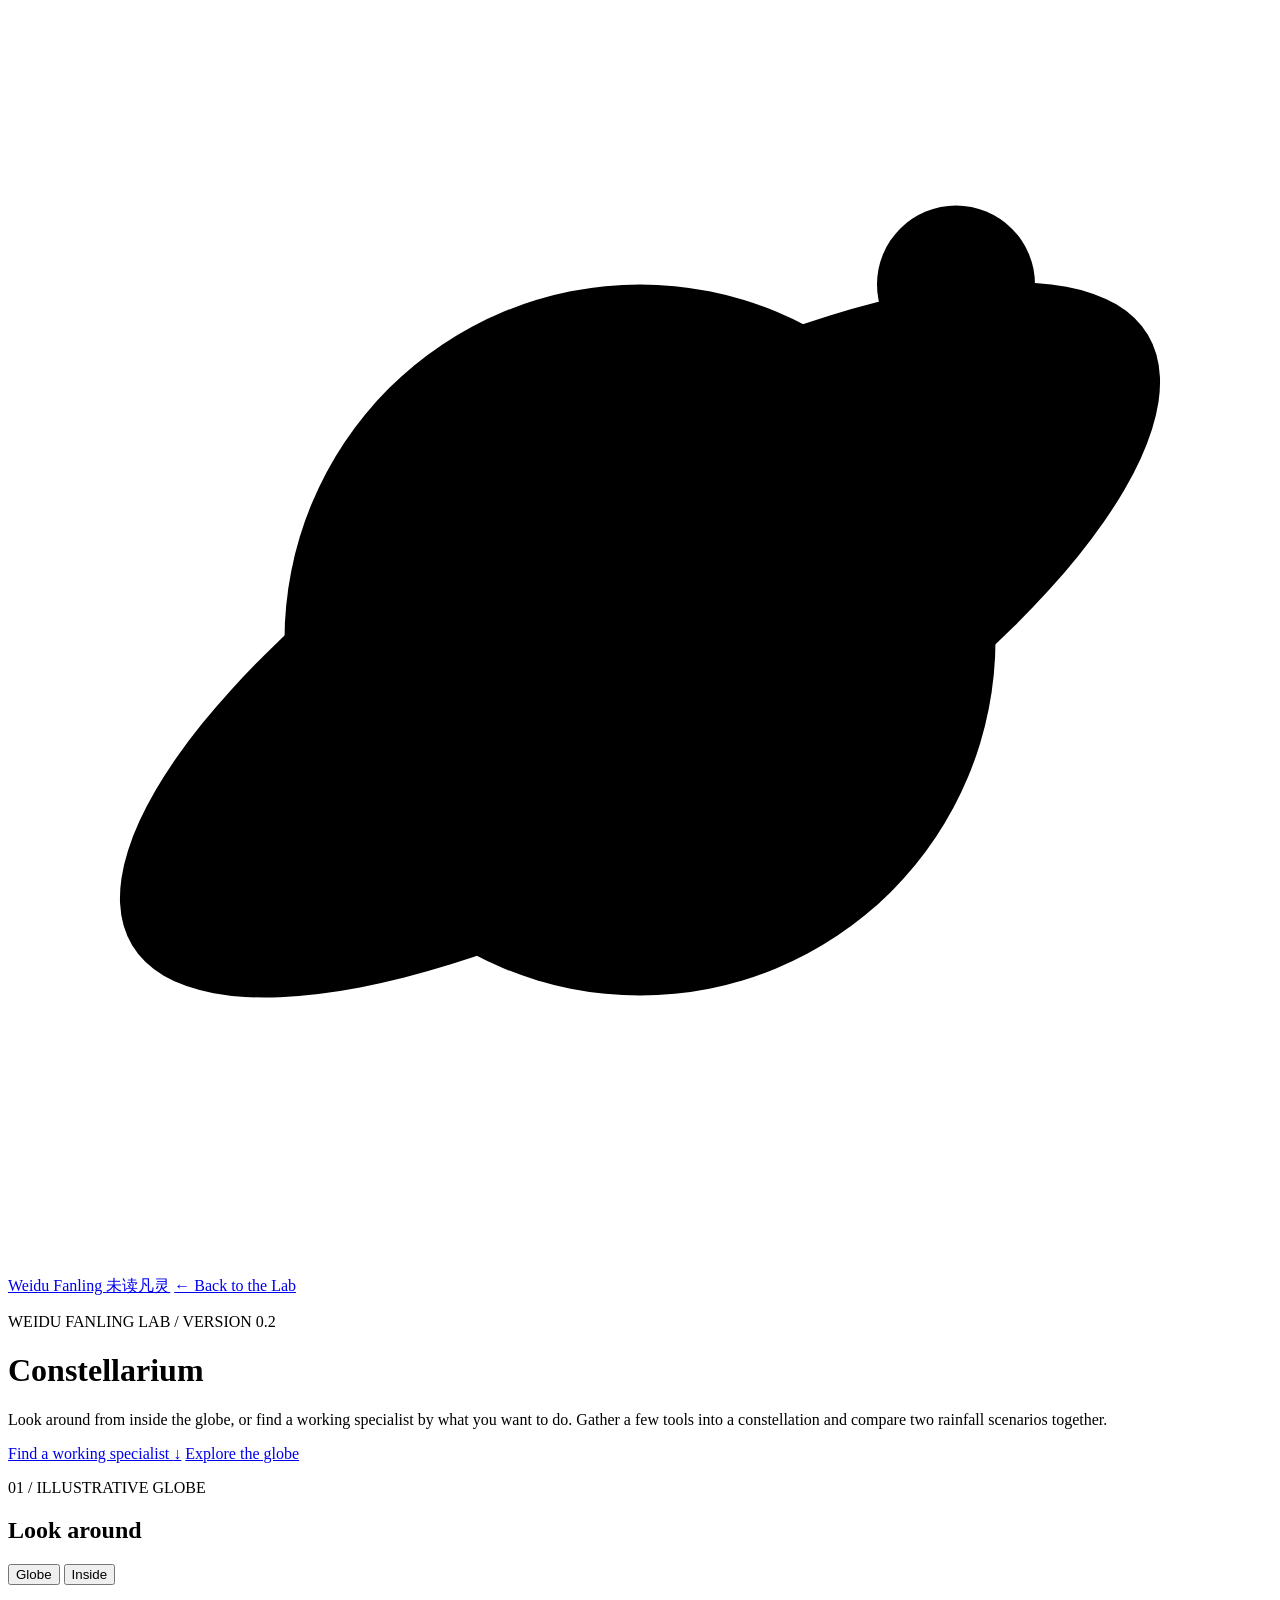
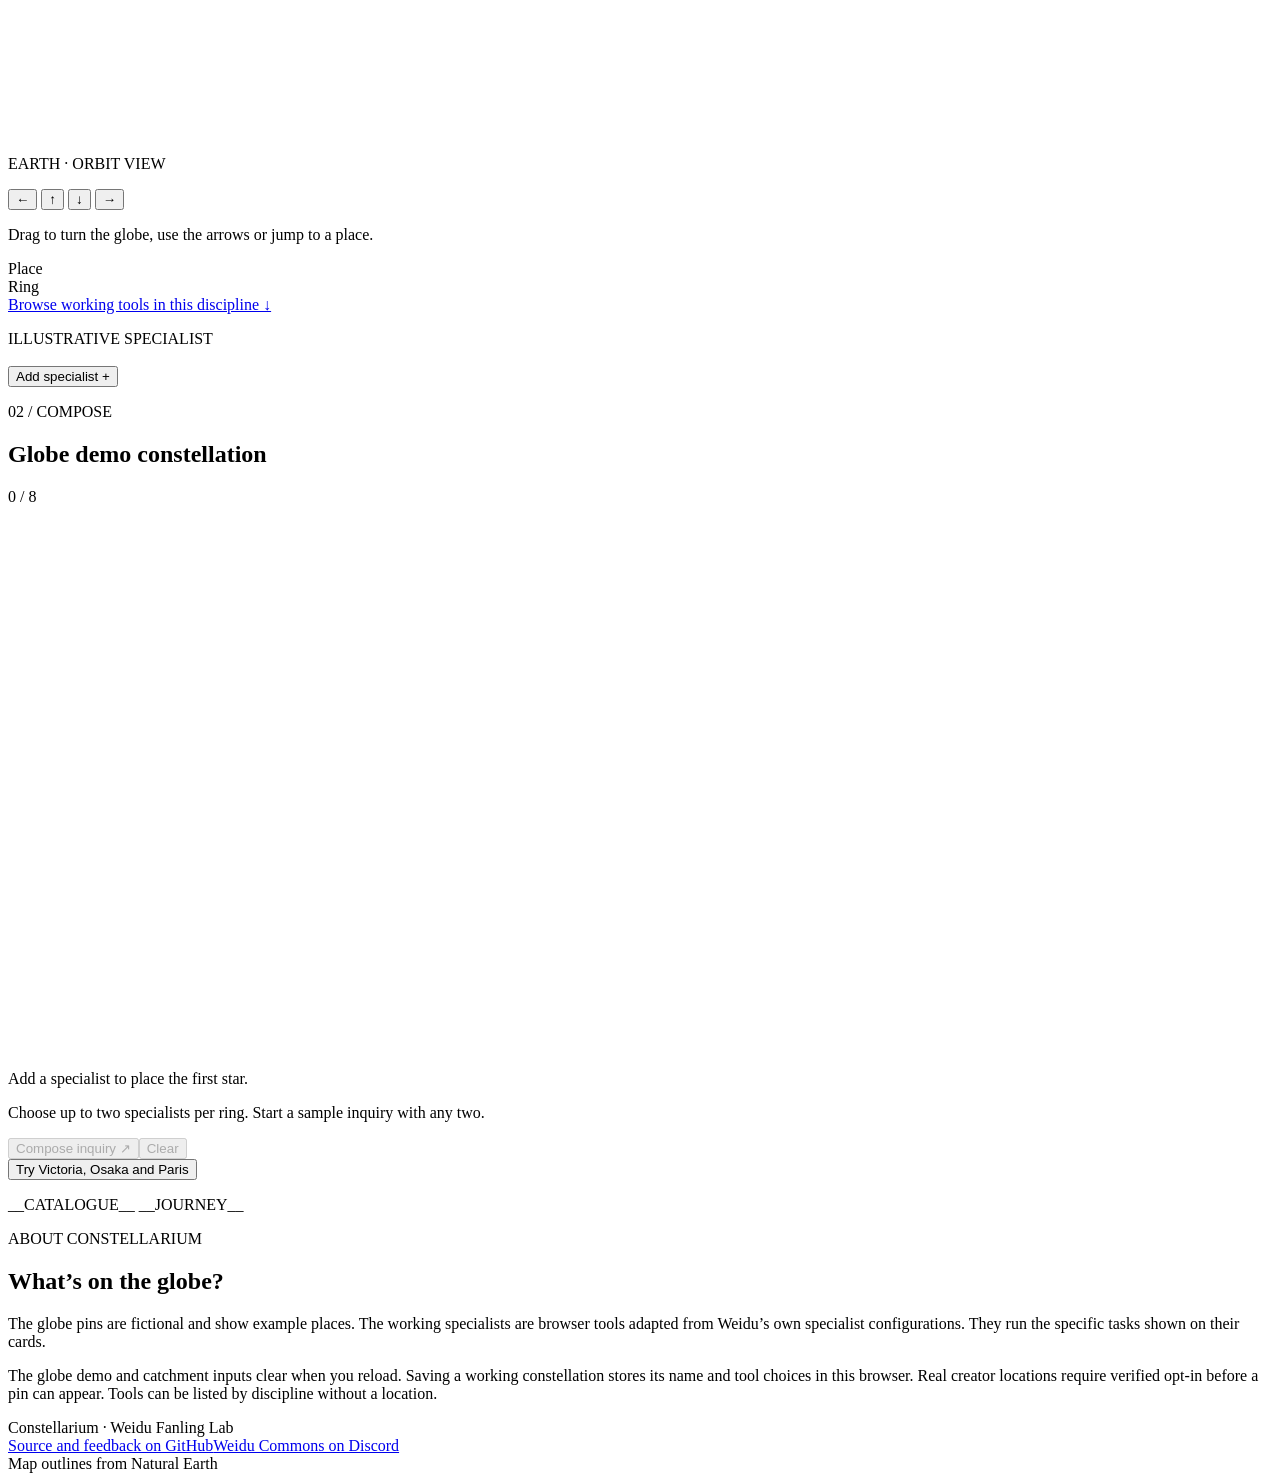
<file: page-template.html>
<!doctype html>
<html lang="en">
<head>
  <meta charset="utf-8">
  <meta name="viewport" content="width=device-width, initial-scale=1">
  <meta name="description" content="Explore an interactive globe and combine working specialist tools in the Weidu Fanling Lab.">
  <meta name="referrer" content="no-referrer">
  <meta name="theme-color" content="#0c1220">
  <meta http-equiv="Content-Security-Policy" content="default-src 'none'; script-src 'sha256-__SCRIPT_HASH__'; style-src 'sha256-__STYLE_HASH__'; img-src data:; connect-src 'none'; object-src 'none'; base-uri 'none'; form-action 'none'">
  <link rel="icon" href="data:,">
  <title>Constellarium | Weidu Fanling Lab</title>
  <style>__STYLE__</style>
</head>
<body>
  <header class="mast">
    <div class="shell mast-inner">
      <a class="brand" href="https://weidufanling.au/"><svg aria-hidden="true" viewBox="0 0 32 32"><circle cx="16" cy="16" r="9"/><ellipse cx="16" cy="16" rx="15" ry="5.5" transform="rotate(-31 16 16)"/><circle class="brand-star" cx="24" cy="7" r="2"/></svg><span>Weidu Fanling <span class="han" lang="zh">未读凡灵</span></span></a>
      <a class="back" href="https://weidufanling.au/lab/">← Back to the Lab</a>
    </div>
  </header>
  <main class="shell">
    <div class="opening">
      <p class="eyebrow"><span class="status-light"></span> WEIDU FANLING LAB <span class="middle-dot">/</span> VERSION 0.2</p>
      <h1>Constellarium</h1>
      <p class="lede">Look around from inside the globe, or find a working specialist by what you want to do. Gather a few tools into a constellation and compare two rainfall scenarios together.</p>
      <div class="opening-links">
        <a class="action primary" id="find-tools" href="#live-specialists">Find a working specialist <span aria-hidden="true">↓</span></a>
        <a href="#explore-title">Explore the globe</a>
      </div>
    </div>
    <noscript><p class="notice">This experience needs JavaScript to turn the globe and compose a constellation.</p></noscript>
    <div class="workspace">
      <section class="panel explorer" aria-labelledby="explore-title">
        <div class="panel-head">
          <div><p class="eyebrow section-id">01 <span class="middle-dot">/</span> ILLUSTRATIVE GLOBE</p><h2 id="explore-title">Look around</h2></div>
          <div class="view-switch" role="group" aria-label="Globe view">
            <button type="button" id="outer-view" aria-pressed="true">Globe</button>
            <button type="button" id="inner-view" aria-pressed="false">Inside</button>
          </div>
        </div>
        <div class="sky" id="sky">
          <canvas id="globe" aria-hidden="true"></canvas>
          <div id="map-markers" class="map-markers"></div>
          <p id="view-label" class="sky-label">EARTH · ORBIT VIEW</p>
          <div class="directions" role="group" aria-label="Turn the globe">
            <button type="button" data-pan="-24,0" aria-label="Turn left">←</button>
            <button type="button" data-pan="0,20" aria-label="Look up">↑</button>
            <button type="button" data-pan="0,-20" aria-label="Look down">↓</button>
            <button type="button" data-pan="24,0" aria-label="Turn right">→</button>
          </div>
        </div>
        <div class="controls">
          <p class="hint" id="view-hint">Drag to turn the globe, use the arrows or jump to a place.</p>
          <div class="choice-row"><span id="place-label">Place</span><div id="places" class="choices" role="group" aria-labelledby="place-label"></div></div>
          <div class="choice-row"><span id="ring-label">Ring</span><div id="rings" class="choices rings" role="group" aria-labelledby="ring-label"></div></div>
          <a class="ring-catalogue-link" id="browse-ring" href="#live-specialists">Browse working tools in this discipline ↓</a>
        </div>
        <section class="specialist" aria-labelledby="specialist-title">
          <div><p class="eyebrow" id="specialist-kicker">ILLUSTRATIVE SPECIALIST</p><h3 id="specialist-title"></h3><p id="specialist-description"></p></div>
          <button id="collect" class="action" aria-disabled="false" type="button">Add specialist <span aria-hidden="true">+</span></button>
        </section>
      </section>

      <section class="panel compose" id="compose" aria-labelledby="compose-title">
        <div class="panel-head">
          <div><p class="eyebrow section-id">02 <span class="middle-dot">/</span> COMPOSE</p><h2 id="compose-title">Globe demo constellation</h2></div>
          <span class="counter" id="counter">0 / 8</span>
        </div>
        <div class="formation">
          <svg id="formation" aria-hidden="true" viewBox="0 0 360 155"></svg>
          <p id="formation-label">Add a specialist to place the first star.</p>
        </div>
        <ul id="roster" class="roster" aria-label="Selected specialists" hidden></ul>
        <div class="composition-controls">
          <p class="hint">Choose up to two specialists per ring. Start a sample inquiry with any two.</p>
          <div class="button-row"><button class="action primary" type="button" id="compose-button" disabled>Compose inquiry <span aria-hidden="true">↗</span></button><button class="subtle" type="button" id="reset" disabled>Clear</button></div>
          <button class="subtle example" type="button" id="example">Try Victoria, Osaka and Paris</button>
        </div>
        <div id="inquiry" class="inquiry" hidden>
          <p class="eyebrow">SAMPLE INQUIRY</p><h3 id="inquiry-title" tabindex="-1"></h3>
          <p class="hint">These prepared prompts show how each discipline might begin.</p>
          <ul id="inquiry-list"></ul>
        </div>
      </section>
    </div>
    <p id="announce" class="sr-only" role="status"></p>
    __CATALOGUE__
    __JOURNEY__
    <section class="about" aria-labelledby="about-title">
      <div><p class="eyebrow section-id">ABOUT CONSTELLARIUM</p><h2 id="about-title">What’s on the globe?</h2></div>
      <div><p>The globe pins are fictional and show example places. The working specialists are browser tools adapted from Weidu’s own specialist configurations. They run the specific tasks shown on their cards.</p><p>The globe demo and catchment inputs clear when you reload. Saving a working constellation stores its name and tool choices in this browser. Real creator locations require verified opt-in before a pin can appear. Tools can be listed by discipline without a location.</p></div>
    </section>
  </main>
  <footer class="shell foot">
    <span>Constellarium · Weidu Fanling Lab</span>
    <nav aria-label="Contribute to Constellarium"><a href="https://github.com/weidufanling/constellarium">Source and feedback on GitHub</a><a href="https://discord.gg/vQN7M84crF">Weidu Commons on Discord</a></nav>
    <span>Map outlines from Natural Earth</span>
  </footer>
  <script>__SCRIPT__</script>
</body>
</html>
</file>
